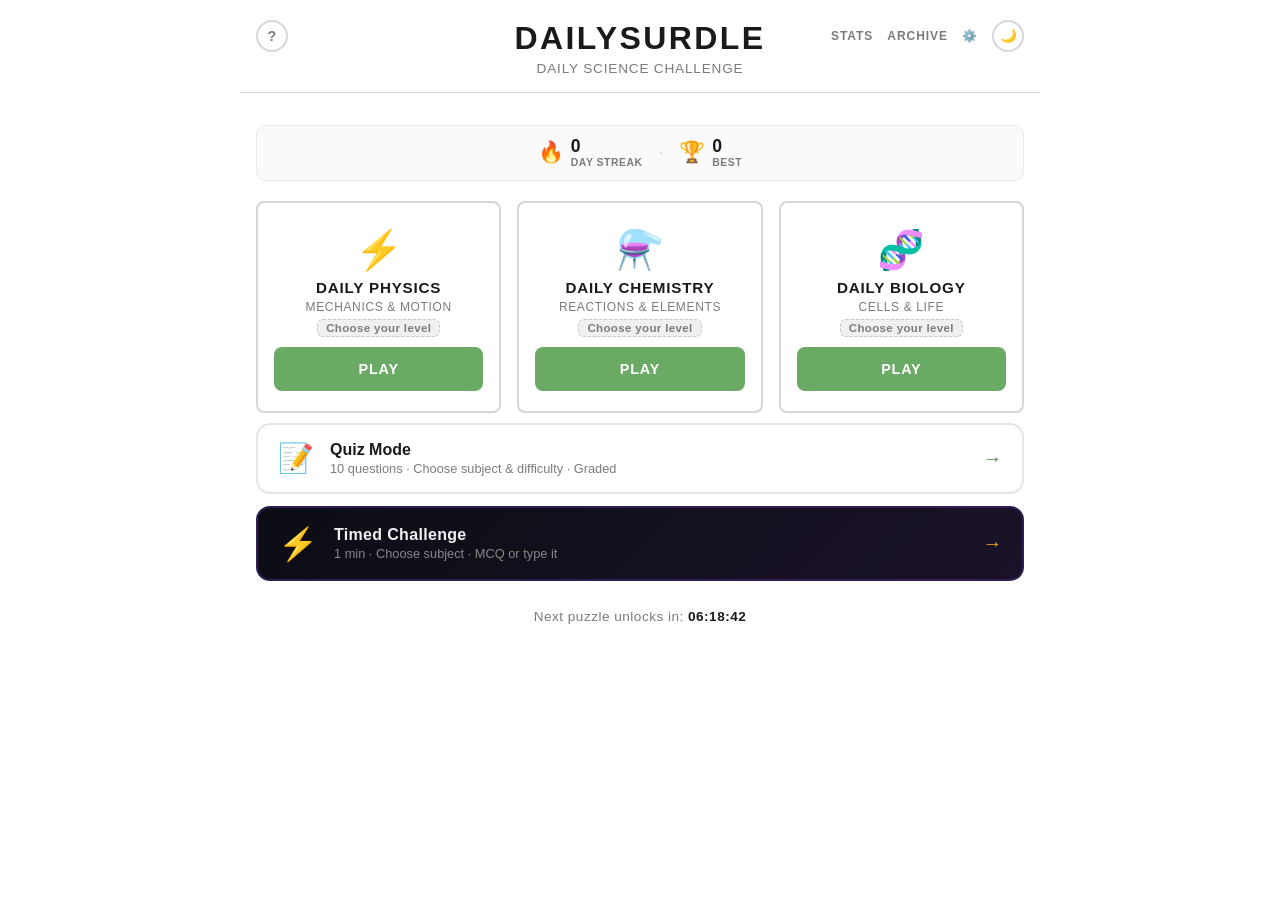
<file: index.html>
<!DOCTYPE html>
<html lang="en">
<head>
  <meta charset="UTF-8">
  <meta name="viewport" content="width=device-width, initial-scale=1.0">
  <title>DailySurdle — Daily Science Challenge</title>
  <meta name="description" content="Solve daily physics, chemistry, and biology puzzles. One new question per subject every day, with hints and difficulty ratings.">

  <!-- Open Graph -->
  <meta property="og:type" content="website">
  <meta property="og:url" content="https://dailysurdle.netlify.app/">
  <meta property="og:title" content="DailySurdle — Daily Science Challenge">
  <meta property="og:description" content="Solve daily physics, chemistry, and biology puzzles. One new question per subject every day, with hints and difficulty ratings.">
  <meta property="og:image" content="https://dailysurdle.netlify.app/og-image.svg">

  <!-- Twitter Card -->
  <meta name="twitter:card" content="summary_large_image">
  <meta name="twitter:title" content="DailySurdle — Daily Science Challenge">
  <meta name="twitter:description" content="Solve daily physics, chemistry, and biology puzzles. One new question per subject every day, with hints and difficulty ratings.">
  <meta name="twitter:image" content="https://dailysurdle.netlify.app/og-image.svg">

  <link rel="icon" href="favicon.svg" type="image/svg+xml">
  <!-- Anti-FOUC: apply saved prefs before first paint -->
  <script>!function(){try{var p=JSON.parse(localStorage.getItem('surdle_prefs')||'{}');var h=document.documentElement;if(p.theme==='dark')h.setAttribute('data-theme','dark');if(p.colorTheme&&p.colorTheme!=='default')h.setAttribute('data-color',p.colorTheme);if(p.fontSize&&p.fontSize!=='medium')h.setAttribute('data-font',p.fontSize)}catch(e){}}()</script>
  <link rel="stylesheet" href="style.css?v=10">
  <script defer src="https://cdn.vercel-insights.com/v1/script.js"></script>
</head>
<body class="home-page">
  <header>
    <button class="how-to-play-btn" id="htp-btn" aria-label="How to play">?</button>
    <nav class="header-nav">
      <a href="stats.html" class="header-nav-link">Stats</a>
      <a href="archive.html" class="header-nav-link">Archive</a>
      <a href="settings.html" class="header-nav-link" aria-label="Settings">⚙️</a>
      <button class="theme-toggle" id="theme-toggle" aria-label="Toggle dark mode">🌙</button>
    </nav>
    <h1>DailySurdle</h1>
    <p class="subtitle">Daily Science Challenge</p>
  </header>

  <main>

    <!-- Streak banner — shown by JS when stats are loaded -->
    <div id="streak-banner" class="streak-banner" hidden>
      <div class="streak-banner-inner">
        <span class="streak-item">
          <span class="streak-flame" id="streak-flame">🔥</span>
          <span class="streak-text">
            <strong id="streak-count">0</strong>
            <span class="streak-label">day streak</span>
          </span>
        </span>
        <span class="streak-divider">·</span>
        <span class="streak-item streak-item--best">
          <span class="streak-trophy">🏆</span>
          <span class="streak-text">
            <strong id="streak-best-count">0</strong>
            <span class="streak-label">best</span>
          </span>
        </span>
      </div>
    </div>

    <div class="games-grid">
      <div class="game-tile" data-subject="physics">
        <div class="game-tile-icon">⚡</div>
        <div class="game-tile-info">
          <h2>Daily Physics</h2>
          <p class="game-desc">Mechanics &amp; Motion</p>
        </div>
        <a href="physics.html" class="play-btn">Play</a>
      </div>

      <div class="game-tile" data-subject="chemistry">
        <div class="game-tile-icon">⚗️</div>
        <div class="game-tile-info">
          <h2>Daily Chemistry</h2>
          <p class="game-desc">Reactions &amp; Elements</p>
        </div>
        <a href="chemistry.html" class="play-btn">Play</a>
      </div>

      <div class="game-tile" data-subject="biology">
        <div class="game-tile-icon">🧬</div>
        <div class="game-tile-info">
          <h2>Daily Biology</h2>
          <p class="game-desc">Cells &amp; Life</p>
        </div>
        <a href="biology.html" class="play-btn">Play</a>
      </div>
    </div>

    <a href="quiz.html" class="quiz-tile">
      <div class="quiz-tile-icon">📝</div>
      <div class="quiz-tile-info">
        <div class="quiz-tile-title">Quiz Mode</div>
        <div class="quiz-tile-sub">10 questions · Choose subject &amp; difficulty · Graded</div>
      </div>
      <span class="quiz-tile-arrow">→</span>
    </a>

    <a href="challenge.html" class="challenge-tile">
      <div class="challenge-tile-icon">⚡</div>
      <div class="challenge-tile-info">
        <div class="challenge-tile-title">Timed Challenge</div>
        <div class="challenge-tile-sub">1 min · Choose subject · MCQ or type it</div>
      </div>
      <span class="challenge-tile-arrow">→</span>
    </a>

    <p class="countdown-label">Next puzzle unlocks in: <span id="countdown">--:--:--</span></p>
  </main>

  <div id="htp-modal" class="modal-backdrop" role="dialog" aria-modal="true" aria-label="How to play">
    <div class="modal">
      <div class="modal-header">
        <span class="modal-date-label">How to Play</span>
        <button id="htp-close" class="modal-close" aria-label="Close">✕</button>
      </div>
      <div class="htp-section">
        <h3>Daily Puzzles</h3>
        <p>A new physics, chemistry, and biology question unlocks each day at midnight. Solve all three for a full set.</p>
      </div>
      <div class="htp-section">
        <h3>Difficulty</h3>
        <p>You choose your difficulty before each puzzle: <span class="difficulty-badge difficulty-badge--beginner">beginner</span>, <span class="difficulty-badge difficulty-badge--easy">easy</span>, <span class="difficulty-badge difficulty-badge--medium">medium</span>, or <span class="difficulty-badge difficulty-badge--hard">hard</span>. One choice per subject per day.</p>
      </div>
      <div class="htp-section">
        <h3>Hints</h3>
        <p>Stuck? Use up to 3 progressive hints. Each one narrows in on the answer without giving it away.</p>
      </div>
      <div class="htp-section">
        <h3>Archive</h3>
        <p>Browse and replay the past 30 days of puzzles. Your solved status is saved in your browser.</p>
      </div>
      <div class="htp-section">
        <h3>Example</h3>
        <div class="htp-example">
          <p>What is the chemical formula for water?</p>
          <div class="htp-option">A)  CO₂</div>
          <div class="htp-option htp-option--correct">B)  H₂O ✓</div>
          <div class="htp-option">C)  NaCl</div>
          <div class="htp-option">D)  O₂</div>
        </div>
      </div>
    </div>
  </div>

  <div id="diff-selector" class="diff-selector-backdrop" role="dialog" aria-modal="true" aria-label="Choose difficulty">
    <div class="diff-selector-panel">
      <div class="diff-selector-header">
        <h2 class="diff-selector-title">Choose Your Level</h2>
        <button class="diff-selector-close" id="diff-selector-close" aria-label="Close">✕</button>
      </div>
      <p class="diff-selector-sub">Pick once — you can't change after you start</p>
      <div class="diff-selector-buttons">
        <button class="diff-btn diff-btn--beginner" data-diff="beginner">
          <span class="diff-btn-name">Beginner</span>
          <span class="diff-btn-stars">⭐☆☆☆</span>
          <span class="diff-btn-desc">High school entry level</span>
        </button>
        <button class="diff-btn diff-btn--easy" data-diff="easy">
          <span class="diff-btn-name">Easy</span>
          <span class="diff-btn-stars">⭐⭐☆☆</span>
          <span class="diff-btn-desc">High school standard</span>
        </button>
        <button class="diff-btn diff-btn--medium" data-diff="medium">
          <span class="diff-btn-name">Medium</span>
          <span class="diff-btn-stars">⭐⭐⭐☆</span>
          <span class="diff-btn-desc">High school advanced / University intro</span>
        </button>
        <button class="diff-btn diff-btn--hard" data-diff="hard">
          <span class="diff-btn-name">Hard</span>
          <span class="diff-btn-stars">⭐⭐⭐⭐</span>
          <span class="diff-btn-desc">University advanced / Expert level</span>
        </button>
      </div>
    </div>
  </div>

  <script src="physics-data.js?v=5"></script>
  <script src="chemistry-data.js?v=6"></script>
  <script src="biology-data.js?v=5"></script>
  <script src="script.js?v=8"></script>
  <script src="preferences.js?v=1"></script>
</body>
</html>
</file>
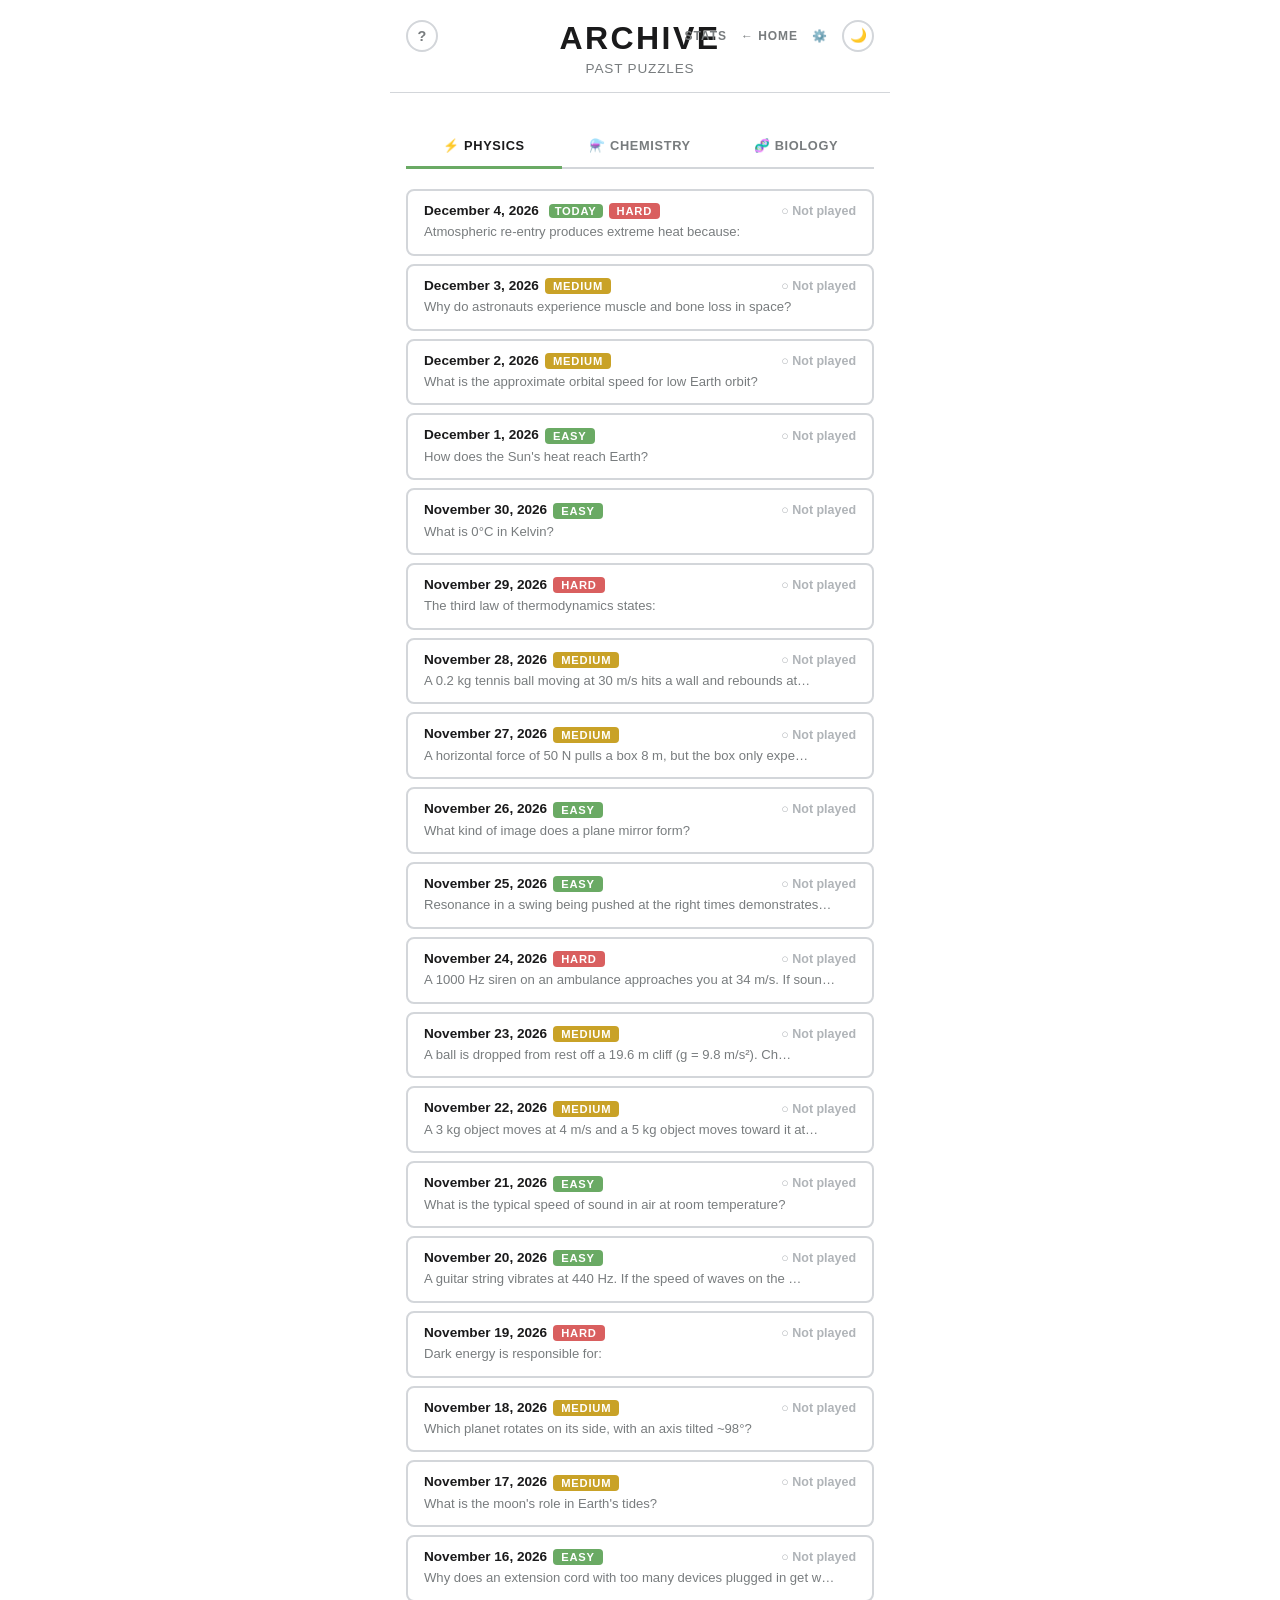
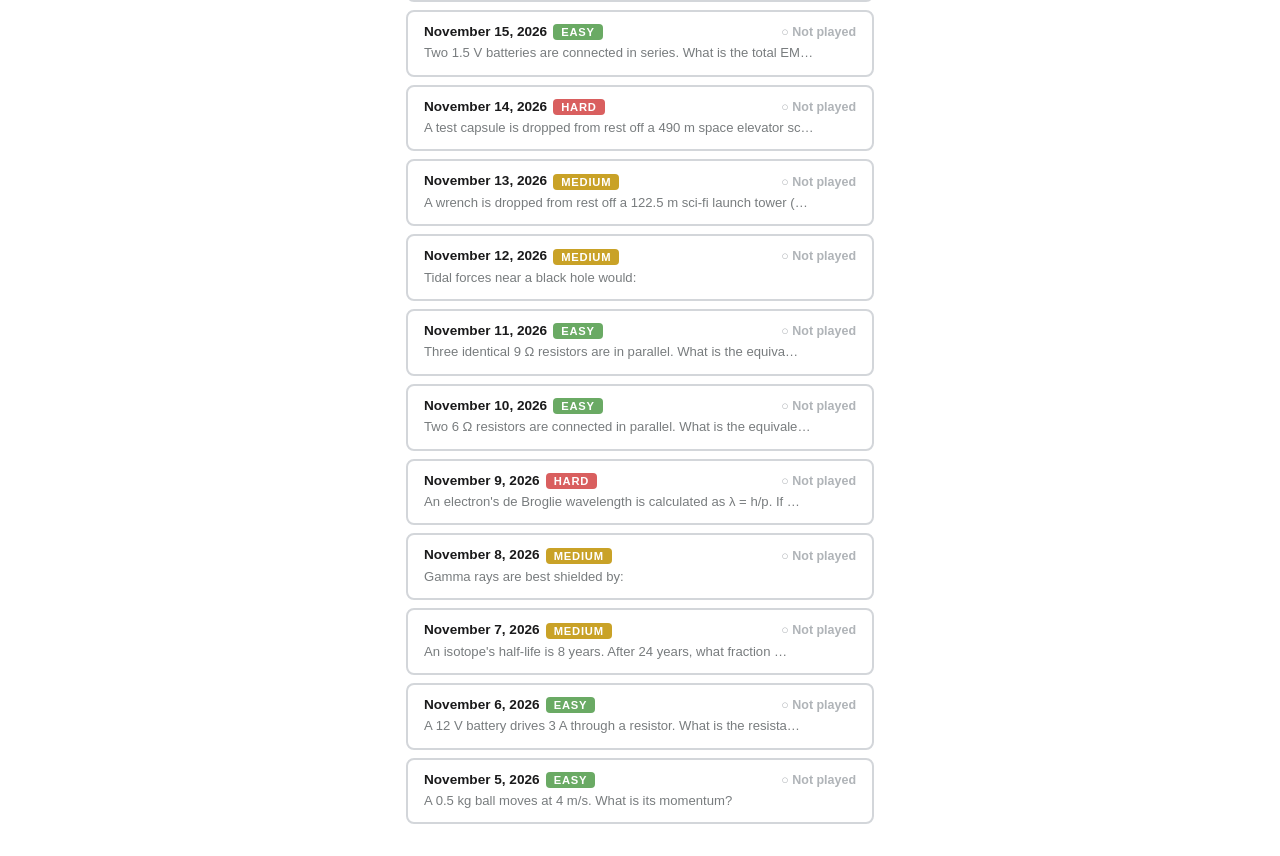
<file: archive.html>
<!DOCTYPE html>
<html lang="en">
<head>
  <meta charset="UTF-8">
  <meta name="viewport" content="width=device-width, initial-scale=1.0">
  <title>Archive — DailySurdle</title>
  <meta name="description" content="Browse and replay the past 30 days of DailySurdle puzzles across physics, chemistry, and biology.">

  <!-- Open Graph -->
  <meta property="og:type" content="website">
  <meta property="og:url" content="https://dailysurdle.netlify.app/archive.html">
  <meta property="og:title" content="Archive — DailySurdle">
  <meta property="og:description" content="Browse and replay the past 30 days of DailySurdle puzzles across physics, chemistry, and biology.">
  <meta property="og:image" content="https://dailysurdle.netlify.app/og-image.svg">

  <!-- Twitter Card -->
  <meta name="twitter:card" content="summary_large_image">
  <meta name="twitter:title" content="Archive — DailySurdle">
  <meta name="twitter:description" content="Browse and replay the past 30 days of DailySurdle puzzles across physics, chemistry, and biology.">
  <meta name="twitter:image" content="https://dailysurdle.netlify.app/og-image.svg">

  <link rel="icon" href="favicon.svg" type="image/svg+xml">
  <!-- Anti-FOUC: apply saved prefs before first paint -->
  <script>!function(){try{var p=JSON.parse(localStorage.getItem('surdle_prefs')||'{}');var h=document.documentElement;if(p.theme==='dark')h.setAttribute('data-theme','dark');if(p.colorTheme&&p.colorTheme!=='default')h.setAttribute('data-color',p.colorTheme);if(p.fontSize&&p.fontSize!=='medium')h.setAttribute('data-font',p.fontSize)}catch(e){}}()</script>
  <link rel="stylesheet" href="style.css?v=10">
  <script defer src="https://cdn.vercel-insights.com/v1/script.js"></script>
</head>
<body>
  <header>
    <button class="how-to-play-btn" id="htp-btn" aria-label="How to play">?</button>
    <nav class="header-nav"><a href="stats.html" class="header-nav-link">Stats</a><a href="index.html" class="header-nav-link">← Home</a><a href="settings.html" class="header-nav-link" aria-label="Settings">⚙️</a><button class="theme-toggle" id="theme-toggle" aria-label="Toggle dark mode">🌙</button></nav>
    <h1>Archive</h1>
    <p class="subtitle">Past Puzzles</p>
  </header>

  <main>
    <div class="tabs">
      <button class="tab active" data-subject="physics">⚡ Physics</button>
      <button class="tab" data-subject="chemistry">⚗️ Chemistry</button>
      <button class="tab" data-subject="biology">🧬 Biology</button>
    </div>

    <ul id="archive-list" class="archive-list"></ul>
  </main>

  <!-- Replay modal -->
  <div id="puzzle-modal" class="modal-backdrop">
    <div class="modal" role="dialog" aria-modal="true">
      <div class="modal-header">
        <span id="modal-date" class="modal-date-label"></span>
        <button id="modal-close" class="modal-close" aria-label="Close">✕</button>
      </div>
      <p id="question"></p>
      <div id="diagram-area" hidden></div>
      <div id="simulation-area" hidden></div>
      <div id="options"></div>
      <button id="hint-btn" class="hint-btn">Show Hint (1/3)</button>
      <div id="hint-box" class="hint-box" hidden></div>
      <div id="diagram-labels" hidden></div>
      <button id="submit-btn">Submit Answer</button>
      <div id="result" hidden></div>
    </div>
  </div>

  <div id="htp-modal" class="modal-backdrop" role="dialog" aria-modal="true" aria-label="How to play">
    <div class="modal">
      <div class="modal-header">
        <span class="modal-date-label">How to Play</span>
        <button id="htp-close" class="modal-close" aria-label="Close">✕</button>
      </div>
      <div class="htp-section">
        <h3>Daily Puzzles</h3>
        <p>A new physics, chemistry, and biology question unlocks each day at midnight. Solve all three for a full set.</p>
      </div>
      <div class="htp-section">
        <h3>Difficulty</h3>
        <p>Each puzzle is tagged <span class="difficulty-badge difficulty-badge--easy">easy</span>, <span class="difficulty-badge difficulty-badge--medium">medium</span>, or <span class="difficulty-badge difficulty-badge--hard">hard</span> — determined by the date, so it rotates automatically.</p>
      </div>
      <div class="htp-section">
        <h3>Hints</h3>
        <p>Stuck? Use up to 3 progressive hints. Each one narrows in on the answer without giving it away.</p>
      </div>
      <div class="htp-section">
        <h3>Archive</h3>
        <p>Browse and replay the past 30 days of puzzles. Your solved status is saved in your browser.</p>
      </div>
      <div class="htp-section">
        <h3>Example</h3>
        <div class="htp-example">
          <p>What is the chemical formula for water?</p>
          <div class="htp-option">A)  CO₂</div>
          <div class="htp-option htp-option--correct">B)  H₂O ✓</div>
          <div class="htp-option">C)  NaCl</div>
          <div class="htp-option">D)  O₂</div>
        </div>
      </div>
    </div>
  </div>

  <script src="physics-data.js?v=5"></script>
  <script src="chemistry-data.js?v=6"></script>
  <script src="biology-data.js?v=5"></script>
  <script src="archive.js?v=4"></script>
  <script src="preferences.js?v=1"></script>
</body>
</html>
</file>
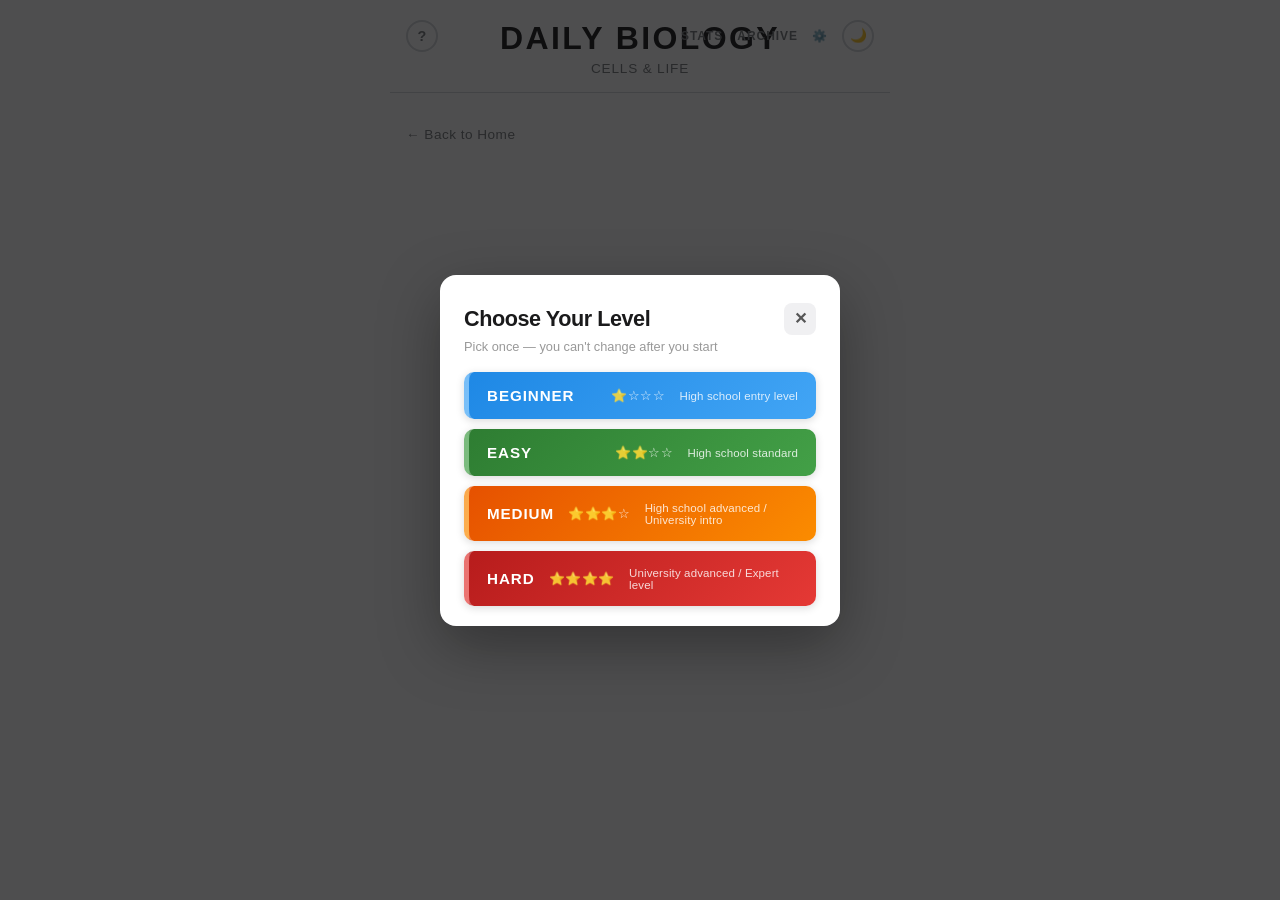
<file: biology.html>
<!DOCTYPE html>
<html lang="en">
<head>
  <meta charset="UTF-8">
  <meta name="viewport" content="width=device-width, initial-scale=1.0">
  <title>Daily Biology — DailySurdle</title>
  <meta name="description" content="Today's daily biology puzzle on DailySurdle. Test your knowledge of cells, genetics, ecosystems, and life sciences.">

  <!-- Open Graph -->
  <meta property="og:type" content="website">
  <meta property="og:url" content="https://dailysurdle.netlify.app/biology.html">
  <meta property="og:title" content="Daily Biology — DailySurdle">
  <meta property="og:description" content="Today's daily biology puzzle. Test your knowledge of cells, genetics, ecosystems, and life sciences.">
  <meta property="og:image" content="https://dailysurdle.netlify.app/og-image.svg">

  <!-- Twitter Card -->
  <meta name="twitter:card" content="summary_large_image">
  <meta name="twitter:title" content="Daily Biology — DailySurdle">
  <meta name="twitter:description" content="Today's daily biology puzzle. Test your knowledge of cells, genetics, ecosystems, and life sciences.">
  <meta name="twitter:image" content="https://dailysurdle.netlify.app/og-image.svg">

  <link rel="icon" href="favicon.svg" type="image/svg+xml">
  <!-- Anti-FOUC: apply saved prefs before first paint -->
  <script>!function(){try{var p=JSON.parse(localStorage.getItem('surdle_prefs')||'{}');var h=document.documentElement;if(p.theme==='dark')h.setAttribute('data-theme','dark');if(p.colorTheme&&p.colorTheme!=='default')h.setAttribute('data-color',p.colorTheme);if(p.fontSize&&p.fontSize!=='medium')h.setAttribute('data-font',p.fontSize)}catch(e){}}()</script>
  <link rel="stylesheet" href="style.css?v=10">
  <script defer src="https://cdn.vercel-insights.com/v1/script.js"></script>
</head>
<body>
  <header>
    <button class="how-to-play-btn" id="htp-btn" aria-label="How to play">?</button>
    <nav class="header-nav"><a href="stats.html" class="header-nav-link">Stats</a><a href="archive.html" class="header-nav-link">Archive</a><a href="settings.html" class="header-nav-link" aria-label="Settings">⚙️</a><button class="theme-toggle" id="theme-toggle" aria-label="Toggle dark mode">🌙</button></nav>
    <h1>Daily Biology</h1>
    <p class="subtitle">Cells &amp; Life</p>
  </header>

  <main>
    <a href="index.html" class="back-link">← Back to Home</a>

    <!-- Live timer badge -->
    <div id="solve-timer-wrap" class="timer-wrap" hidden>
      <span class="timer-icon">⏱</span>
      <span id="solve-timer">00:00</span>
    </div>

    <div class="game-container">
      <div id="game-loading" class="spinner"></div>
      <p id="question" hidden></p>
      <div id="diagram-area" hidden></div>
      <div id="simulation-area" hidden></div>
      <div id="options"></div>
      <button id="hint-btn" class="hint-btn" hidden>Show Hint (1/3)</button>
      <div id="hint-box" class="hint-box" hidden></div>
      <div id="diagram-labels" hidden></div>
      <button id="submit-btn" hidden>Submit Answer</button>
      <div id="result" hidden></div>

      <!-- Daily leaderboard (shown after solving) -->
      <div id="daily-leaderboard" class="daily-lb" hidden>
        <div id="lb-name-entry" class="lb-name-entry">
          <div class="lb-your-time-row">
            <span class="lb-your-time-label">You solved it in</span>
            <span id="lb-your-time" class="lb-your-time-val">0:00</span>  
          </div>
          <div class="lb-name-form">
            <input type="text" id="lb-name-input" class="lb-name-input" placeholder="Your name (optional)" maxlength="20" autocomplete="off">
            <button id="lb-name-submit" class="lb-name-submit-btn">Add to Board</button>
          </div>
          <button id="lb-name-skip" class="lb-skip-btn">Skip</button>
        </div>
        <div id="lb-rank-badge" class="lb-rank-badge" hidden></div>
        <div class="lb-table-header">
          <span class="lb-title">Today's Leaderboard</span>
          <span class="lb-note">This device only</span>
        </div>
        <table class="lb-table">
          <thead><tr><th>Rank</th><th>Name</th><th>Time</th><th>Level</th></tr></thead>
          <tbody id="lb-tbody"></tbody>
        </table>
      </div>
    </div>
  </main>

  <div id="htp-modal" class="modal-backdrop" role="dialog" aria-modal="true" aria-label="How to play">
    <div class="modal">
      <div class="modal-header">
        <span class="modal-date-label">How to Play</span>
        <button id="htp-close" class="modal-close" aria-label="Close">✕</button>
      </div>
      <div class="htp-section">
        <h3>Daily Puzzles</h3>
        <p>A new physics, chemistry, and biology question unlocks each day at midnight. Solve all three for a full set.</p>
      </div>
      <div class="htp-section">
        <h3>Difficulty</h3>
        <p>You choose your difficulty before each puzzle: <span class="difficulty-badge difficulty-badge--beginner">beginner</span>, <span class="difficulty-badge difficulty-badge--easy">easy</span>, <span class="difficulty-badge difficulty-badge--medium">medium</span>, or <span class="difficulty-badge difficulty-badge--hard">hard</span>. One choice per subject per day.</p>
      </div>
      <div class="htp-section">
        <h3>Hints</h3>
        <p>Stuck? Use up to 3 progressive hints. Each one narrows in on the answer without giving it away.</p>
      </div>
      <div class="htp-section">
        <h3>Archive</h3>
        <p>Browse and replay the past 30 days of puzzles. Your solved status is saved in your browser.</p>
      </div>
      <div class="htp-section">
        <h3>Example</h3>
        <div class="htp-example">
          <p>What is the chemical formula for water?</p>
          <div class="htp-option">A)  CO₂</div>
          <div class="htp-option htp-option--correct">B)  H₂O ✓</div>
          <div class="htp-option">C)  NaCl</div>
          <div class="htp-option">D)  O₂</div>
        </div>
      </div>
    </div>
  </div>

  <div id="diff-selector" class="diff-selector-backdrop" role="dialog" aria-modal="true" aria-label="Choose difficulty">
    <div class="diff-selector-panel">
      <div class="diff-selector-header">
        <h2 class="diff-selector-title">Choose Your Level</h2>
        <a href="index.html" class="diff-selector-close" aria-label="Back to home">✕</a>
      </div>
      <p class="diff-selector-sub">Pick once — you can't change after you start</p>
      <div class="diff-selector-buttons">
        <button class="diff-btn diff-btn--beginner" data-diff="beginner">
          <span class="diff-btn-name">Beginner</span>
          <span class="diff-btn-stars">⭐☆☆☆</span>
          <span class="diff-btn-desc">High school entry level</span>
        </button>
        <button class="diff-btn diff-btn--easy" data-diff="easy">
          <span class="diff-btn-name">Easy</span>
          <span class="diff-btn-stars">⭐⭐☆☆</span>
          <span class="diff-btn-desc">High school standard</span>
        </button>
        <button class="diff-btn diff-btn--medium" data-diff="medium">
          <span class="diff-btn-name">Medium</span>
          <span class="diff-btn-stars">⭐⭐⭐☆</span>
          <span class="diff-btn-desc">High school advanced / University intro</span>
        </button>
        <button class="diff-btn diff-btn--hard" data-diff="hard">
          <span class="diff-btn-name">Hard</span>
          <span class="diff-btn-stars">⭐⭐⭐⭐</span>
          <span class="diff-btn-desc">University advanced / Expert level</span>
        </button>
      </div>
    </div>
  </div>

  <script src="biology-data.js?v=5"></script>
  <script src="script.js?v=8"></script>
  <script src="preferences.js?v=1"></script>
</body>
</html>
</file>
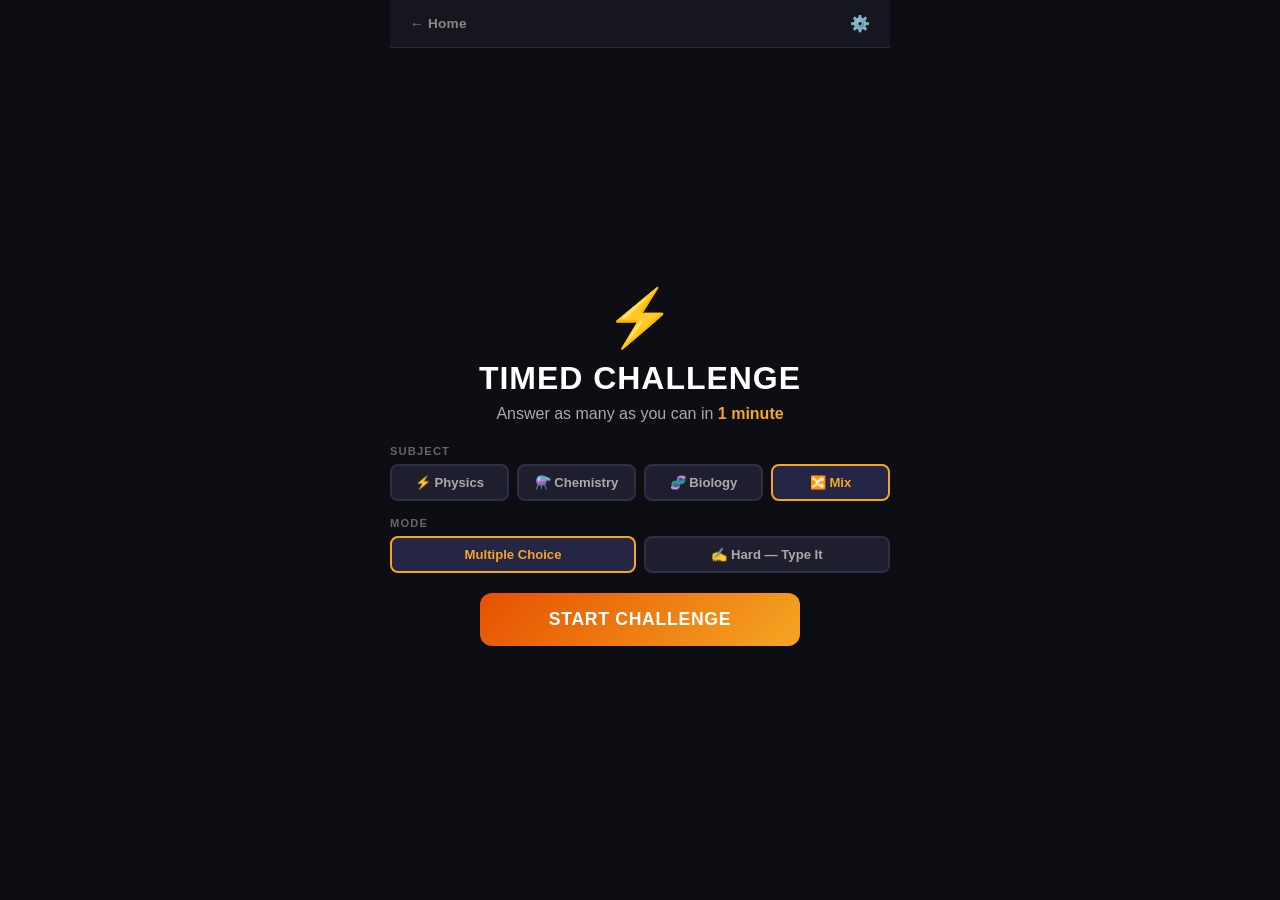
<file: challenge.html>
<!DOCTYPE html>
<html lang="en">
<head>
  <meta charset="UTF-8">
  <meta name="viewport" content="width=device-width, initial-scale=1.0">
  <title>Timed Challenge — DailySurdle</title>
  <meta name="description" content="Race the clock: answer as many science questions as you can in 1 minute.">

  <meta property="og:type" content="website">
  <meta property="og:url" content="https://dailysurdle.netlify.app/challenge.html">
  <meta property="og:title" content="Timed Challenge — DailySurdle">
  <meta property="og:description" content="Race the clock: answer as many science questions as you can in 1 minute.">
  <meta property="og:image" content="https://dailysurdle.netlify.app/og-image.svg">

  <link rel="icon" href="favicon.svg" type="image/svg+xml">
  <!-- Anti-FOUC: apply saved prefs before first paint -->
  <script>!function(){try{var p=JSON.parse(localStorage.getItem('surdle_prefs')||'{}');var h=document.documentElement;if(p.theme==='dark')h.setAttribute('data-theme','dark');if(p.colorTheme&&p.colorTheme!=='default')h.setAttribute('data-color',p.colorTheme);if(p.fontSize&&p.fontSize!=='medium')h.setAttribute('data-font',p.fontSize)}catch(e){}}()</script>
  <link rel="stylesheet" href="style.css?v=10">
  <script defer src="https://cdn.vercel-insights.com/v1/script.js"></script>
</head>
<body class="challenge-page">

  <header class="challenge-header-bar">
    <a href="index.html" class="challenge-back-link">← Home</a>
    <div class="challenge-live-stats" id="challenge-live-stats" hidden>
      <span class="challenge-timer" id="challenge-timer">1:00 ⏱️</span>
      <span class="challenge-score" id="challenge-score">Score: 0 ✓</span>
    </div>
    <a href="settings.html" class="challenge-back-link" style="font-size:1rem;margin-left:auto" aria-label="Settings">⚙️</a>
  </header>

  <!-- ===== START SCREEN ===== -->
  <div id="challenge-start" class="challenge-screen challenge-start">
    <div class="challenge-start-icon">⚡</div>
    <h1 class="challenge-start-title">Timed Challenge</h1>
    <p class="challenge-start-sub">Answer as many as you can in <strong>1 minute</strong></p>

    <!-- Subject picker -->
    <div class="challenge-picker-group">
      <div class="challenge-picker-label">Subject</div>
      <div class="challenge-picker-row" id="subject-picker">
        <button class="challenge-pick-btn" data-subject="physics">⚡ Physics</button>
        <button class="challenge-pick-btn" data-subject="chemistry">⚗️ Chemistry</button>
        <button class="challenge-pick-btn" data-subject="biology">🧬 Biology</button>
        <button class="challenge-pick-btn challenge-pick-btn--active" data-subject="mix">🔀 Mix</button>
      </div>
    </div>

    <!-- Mode picker -->
    <div class="challenge-picker-group">
      <div class="challenge-picker-label">Mode</div>
      <div class="challenge-picker-row" id="mode-picker">
        <button class="challenge-pick-btn challenge-pick-btn--active" data-mode="normal">Multiple Choice</button>
        <button class="challenge-pick-btn challenge-pick-btn--hard" data-mode="hard">✍️ Hard — Type It</button>
      </div>
    </div>

    <div class="challenge-best-preview" id="challenge-best-preview" hidden>
      <span class="challenge-best-preview-label">Personal Best</span>
      <span class="challenge-best-preview-num" id="challenge-best-preview-num">0</span>
    </div>

    <button class="challenge-start-btn" id="challenge-start-btn">Start Challenge</button>
  </div>

  <!-- ===== GAME SCREEN ===== -->
  <div id="challenge-game" class="challenge-screen" hidden>
    <div class="challenge-question-wrap" id="challenge-question-wrap">
      <div class="challenge-subject-badge" id="challenge-subject-badge"></div>
      <p class="challenge-question-text" id="challenge-question"></p>
      <div class="challenge-options" id="challenge-options"></div>
    </div>
  </div>

  <!-- ===== RESULTS SCREEN ===== -->
  <div id="challenge-results" class="challenge-screen challenge-results" hidden>
    <div class="challenge-results-icon" id="challenge-results-icon">⏱️</div>
    <h2 class="challenge-results-title">Time's Up!</h2>
    <p class="challenge-results-final" id="res-final">You scored 0/0</p>
    <p class="challenge-results-accuracy" id="res-accuracy">0% correct</p>

    <div class="challenge-results-best" id="res-best-wrap">
      <span id="res-best">Personal best: 0</span>
    </div>

    <div class="challenge-results-breakdown" id="res-breakdown"></div>

    <button class="challenge-start-btn challenge-play-again-btn" id="challenge-play-again-btn">Play Again</button>
    <a href="index.html" class="challenge-home-link">← Back to Home</a>
  </div>

  <script src="physics-data.js?v=5"></script>
  <script src="chemistry-data.js?v=6"></script>
  <script src="biology-data.js?v=5"></script>
  <script src="challenge.js?v=2"></script>
  <script src="preferences.js?v=1"></script>
</body>
</html>
</file>
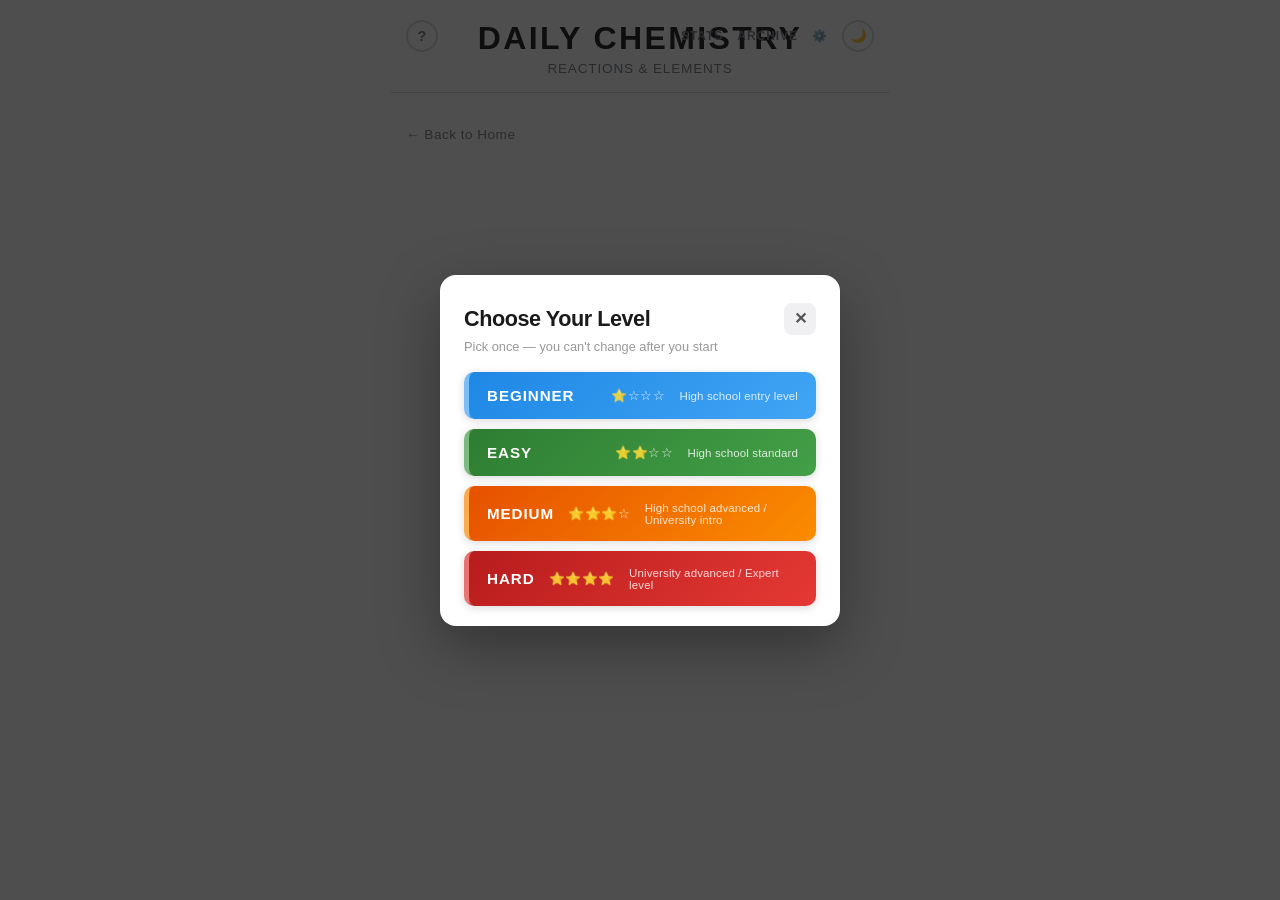
<file: chemistry.html>
<!DOCTYPE html>
<html lang="en">
<head>
  <meta charset="UTF-8">
  <meta name="viewport" content="width=device-width, initial-scale=1.0">
  <title>Daily Chemistry — DailySurdle</title>
  <meta name="description" content="Today's daily chemistry puzzle on DailySurdle. Test your knowledge of reactions, elements, and chemical principles.">

  <!-- Open Graph -->
  <meta property="og:type" content="website">
  <meta property="og:url" content="https://dailysurdle.netlify.app/chemistry.html">
  <meta property="og:title" content="Daily Chemistry — DailySurdle">
  <meta property="og:description" content="Today's daily chemistry puzzle. Test your knowledge of reactions, elements, and chemical principles.">
  <meta property="og:image" content="https://dailysurdle.netlify.app/og-image.svg">

  <!-- Twitter Card -->
  <meta name="twitter:card" content="summary_large_image">
  <meta name="twitter:title" content="Daily Chemistry — DailySurdle">
  <meta name="twitter:description" content="Today's daily chemistry puzzle. Test your knowledge of reactions, elements, and chemical principles.">
  <meta name="twitter:image" content="https://dailysurdle.netlify.app/og-image.svg">

  <link rel="icon" href="favicon.svg" type="image/svg+xml">
  <!-- Anti-FOUC: apply saved prefs before first paint -->
  <script>!function(){try{var p=JSON.parse(localStorage.getItem('surdle_prefs')||'{}');var h=document.documentElement;if(p.theme==='dark')h.setAttribute('data-theme','dark');if(p.colorTheme&&p.colorTheme!=='default')h.setAttribute('data-color',p.colorTheme);if(p.fontSize&&p.fontSize!=='medium')h.setAttribute('data-font',p.fontSize)}catch(e){}}()</script>
  <link rel="stylesheet" href="style.css?v=10">
  <script defer src="https://cdn.vercel-insights.com/v1/script.js"></script>
</head>
<body>
  <header>
    <button class="how-to-play-btn" id="htp-btn" aria-label="How to play">?</button>
    <nav class="header-nav"><a href="stats.html" class="header-nav-link">Stats</a><a href="archive.html" class="header-nav-link">Archive</a><a href="settings.html" class="header-nav-link" aria-label="Settings">⚙️</a><button class="theme-toggle" id="theme-toggle" aria-label="Toggle dark mode">🌙</button></nav>
    <h1>Daily Chemistry</h1>
    <p class="subtitle">Reactions &amp; Elements</p>
  </header>

  <main>
    <a href="index.html" class="back-link">← Back to Home</a>

    <!-- Live timer badge -->
    <div id="solve-timer-wrap" class="timer-wrap" hidden>
      <span class="timer-icon">⏱</span>
      <span id="solve-timer">00:00</span>
    </div>

    <div class="game-container">
      <div id="game-loading" class="spinner"></div>
      <p id="question" hidden></p>
      <div id="diagram-area" hidden></div>
      <div id="simulation-area" hidden></div>
      <div id="options"></div>
      <button id="hint-btn" class="hint-btn" hidden>Show Hint (1/3)</button>
      <div id="hint-box" class="hint-box" hidden></div>
      <div id="diagram-labels" hidden></div>
      <button id="submit-btn" hidden>Submit Answer</button>
      <div id="result" hidden></div>

      <!-- Daily leaderboard (shown after solving) -->
      <div id="daily-leaderboard" class="daily-lb" hidden>
        <div id="lb-name-entry" class="lb-name-entry">
          <div class="lb-your-time-row">
            <span class="lb-your-time-label">You solved it in</span>
            <span id="lb-your-time" class="lb-your-time-val">0:00</span>  
          </div>
          <div class="lb-name-form">
            <input type="text" id="lb-name-input" class="lb-name-input" placeholder="Your name (optional)" maxlength="20" autocomplete="off">
            <button id="lb-name-submit" class="lb-name-submit-btn">Add to Board</button>
          </div>
          <button id="lb-name-skip" class="lb-skip-btn">Skip</button>
        </div>
        <div id="lb-rank-badge" class="lb-rank-badge" hidden></div>
        <div class="lb-table-header">
          <span class="lb-title">Today's Leaderboard</span>
          <span class="lb-note">This device only</span>
        </div>
        <table class="lb-table">
          <thead><tr><th>Rank</th><th>Name</th><th>Time</th><th>Level</th></tr></thead>
          <tbody id="lb-tbody"></tbody>
        </table>
      </div>
    </div>
  </main>

  <div id="htp-modal" class="modal-backdrop" role="dialog" aria-modal="true" aria-label="How to play">
    <div class="modal">
      <div class="modal-header">
        <span class="modal-date-label">How to Play</span>
        <button id="htp-close" class="modal-close" aria-label="Close">✕</button>
      </div>
      <div class="htp-section">
        <h3>Daily Puzzles</h3>
        <p>A new physics, chemistry, and biology question unlocks each day at midnight. Solve all three for a full set.</p>
      </div>
      <div class="htp-section">
        <h3>Difficulty</h3>
        <p>You choose your difficulty before each puzzle: <span class="difficulty-badge difficulty-badge--beginner">beginner</span>, <span class="difficulty-badge difficulty-badge--easy">easy</span>, <span class="difficulty-badge difficulty-badge--medium">medium</span>, or <span class="difficulty-badge difficulty-badge--hard">hard</span>. One choice per subject per day.</p>
      </div>
      <div class="htp-section">
        <h3>Hints</h3>
        <p>Stuck? Use up to 3 progressive hints. Each one narrows in on the answer without giving it away.</p>
      </div>
      <div class="htp-section">
        <h3>Archive</h3>
        <p>Browse and replay the past 30 days of puzzles. Your solved status is saved in your browser.</p>
      </div>
      <div class="htp-section">
        <h3>Example</h3>
        <div class="htp-example">
          <p>What is the chemical formula for water?</p>
          <div class="htp-option">A)  CO₂</div>
          <div class="htp-option htp-option--correct">B)  H₂O ✓</div>
          <div class="htp-option">C)  NaCl</div>
          <div class="htp-option">D)  O₂</div>
        </div>
      </div>
    </div>
  </div>

  <div id="diff-selector" class="diff-selector-backdrop" role="dialog" aria-modal="true" aria-label="Choose difficulty">
    <div class="diff-selector-panel">
      <div class="diff-selector-header">
        <h2 class="diff-selector-title">Choose Your Level</h2>
        <a href="index.html" class="diff-selector-close" aria-label="Back to home">✕</a>
      </div>
      <p class="diff-selector-sub">Pick once — you can't change after you start</p>
      <div class="diff-selector-buttons">
        <button class="diff-btn diff-btn--beginner" data-diff="beginner">
          <span class="diff-btn-name">Beginner</span>
          <span class="diff-btn-stars">⭐☆☆☆</span>
          <span class="diff-btn-desc">High school entry level</span>
        </button>
        <button class="diff-btn diff-btn--easy" data-diff="easy">
          <span class="diff-btn-name">Easy</span>
          <span class="diff-btn-stars">⭐⭐☆☆</span>
          <span class="diff-btn-desc">High school standard</span>
        </button>
        <button class="diff-btn diff-btn--medium" data-diff="medium">
          <span class="diff-btn-name">Medium</span>
          <span class="diff-btn-stars">⭐⭐⭐☆</span>
          <span class="diff-btn-desc">High school advanced / University intro</span>
        </button>
        <button class="diff-btn diff-btn--hard" data-diff="hard">
          <span class="diff-btn-name">Hard</span>
          <span class="diff-btn-stars">⭐⭐⭐⭐</span>
          <span class="diff-btn-desc">University advanced / Expert level</span>
        </button>
      </div>
    </div>
  </div>

  <script src="chemistry-data.js?v=6"></script>
  <script src="script.js?v=8"></script>
  <script src="preferences.js?v=1"></script>
</body>
</html>
</file>
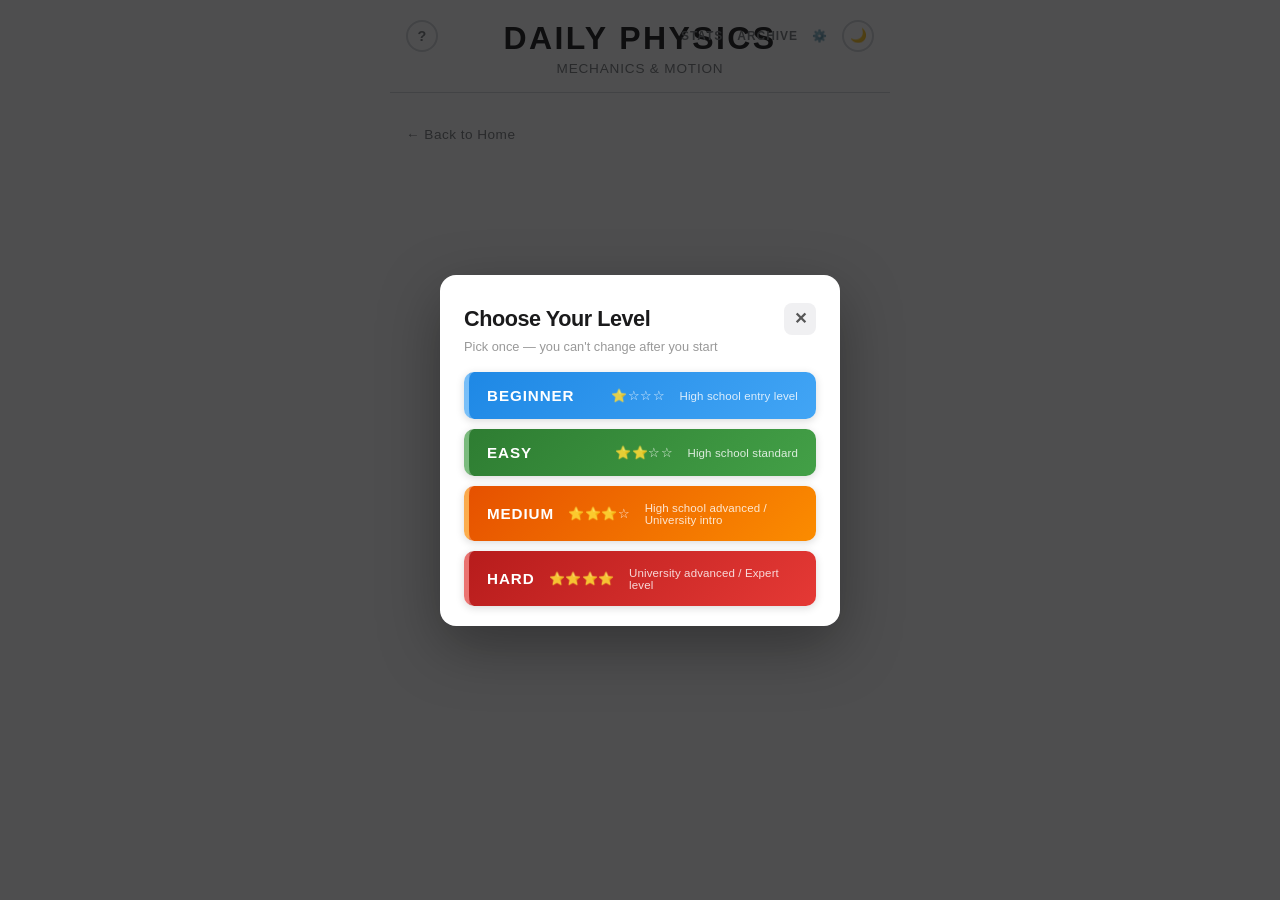
<file: physics.html>
<!DOCTYPE html>
<html lang="en">
<head>
  <meta charset="UTF-8">
  <meta name="viewport" content="width=device-width, initial-scale=1.0">
  <title>Daily Physics — DailySurdle</title>
  <meta name="description" content="Today's daily physics puzzle on DailySurdle. Test your knowledge of mechanics, motion, forces, and energy.">

  <!-- Open Graph -->
  <meta property="og:type" content="website">
  <meta property="og:url" content="https://dailysurdle.netlify.app/physics.html">
  <meta property="og:title" content="Daily Physics — DailySurdle">
  <meta property="og:description" content="Today's daily physics puzzle. Test your knowledge of mechanics, motion, forces, and energy.">
  <meta property="og:image" content="https://dailysurdle.netlify.app/og-image.svg">

  <!-- Twitter Card -->
  <meta name="twitter:card" content="summary_large_image">
  <meta name="twitter:title" content="Daily Physics — DailySurdle">
  <meta name="twitter:description" content="Today's daily physics puzzle. Test your knowledge of mechanics, motion, forces, and energy.">
  <meta name="twitter:image" content="https://dailysurdle.netlify.app/og-image.svg">

  <link rel="icon" href="favicon.svg" type="image/svg+xml">
  <!-- Anti-FOUC: apply saved prefs before first paint -->
  <script>!function(){try{var p=JSON.parse(localStorage.getItem('surdle_prefs')||'{}');var h=document.documentElement;if(p.theme==='dark')h.setAttribute('data-theme','dark');if(p.colorTheme&&p.colorTheme!=='default')h.setAttribute('data-color',p.colorTheme);if(p.fontSize&&p.fontSize!=='medium')h.setAttribute('data-font',p.fontSize)}catch(e){}}()</script>
  <link rel="stylesheet" href="style.css?v=10">
  <script defer src="https://cdn.vercel-insights.com/v1/script.js"></script>
</head>
<body>
  <header>
    <button class="how-to-play-btn" id="htp-btn" aria-label="How to play">?</button>
    <nav class="header-nav"><a href="stats.html" class="header-nav-link">Stats</a><a href="archive.html" class="header-nav-link">Archive</a><a href="settings.html" class="header-nav-link" aria-label="Settings">⚙️</a><button class="theme-toggle" id="theme-toggle" aria-label="Toggle dark mode">🌙</button></nav>
    <h1>Daily Physics</h1>
    <p class="subtitle">Mechanics &amp; Motion</p>
  </header>

  <main>
    <a href="index.html" class="back-link">← Back to Home</a>

    <!-- Live timer badge -->
    <div id="solve-timer-wrap" class="timer-wrap" hidden>
      <span class="timer-icon">⏱</span>
      <span id="solve-timer">00:00</span>
    </div>

    <div class="game-container">
      <div id="game-loading" class="spinner"></div>
      <p id="question" hidden></p>
      <div id="simulation-area" hidden></div>
      <div id="options"></div>
      <button id="hint-btn" class="hint-btn" hidden>Show Hint (1/3)</button>
      <div id="hint-box" class="hint-box" hidden></div>
      <button id="submit-btn" hidden>Submit Answer</button>
      <div id="result" hidden></div>

      <!-- Daily leaderboard (shown after solving) -->
      <div id="daily-leaderboard" class="daily-lb" hidden>
        <div id="lb-name-entry" class="lb-name-entry">
          <div class="lb-your-time-row">
            <span class="lb-your-time-label">You solved it in</span>
            <span id="lb-your-time" class="lb-your-time-val">0:00</span>  
          </div>
          <div class="lb-name-form">
            <input type="text" id="lb-name-input" class="lb-name-input" placeholder="Your name (optional)" maxlength="20" autocomplete="off">
            <button id="lb-name-submit" class="lb-name-submit-btn">Add to Board</button>
          </div>
          <button id="lb-name-skip" class="lb-skip-btn">Skip</button>
        </div>
        <div id="lb-rank-badge" class="lb-rank-badge" hidden></div>
        <div class="lb-table-header">
          <span class="lb-title">Today's Leaderboard</span>
          <span class="lb-note">This device only</span>
        </div>
        <table class="lb-table">
          <thead><tr><th>Rank</th><th>Name</th><th>Time</th><th>Level</th></tr></thead>
          <tbody id="lb-tbody"></tbody>
        </table>
      </div>
    </div>
  </main>

  <div id="htp-modal" class="modal-backdrop" role="dialog" aria-modal="true" aria-label="How to play">
    <div class="modal">
      <div class="modal-header">
        <span class="modal-date-label">How to Play</span>
        <button id="htp-close" class="modal-close" aria-label="Close">✕</button>
      </div>
      <div class="htp-section">
        <h3>Daily Puzzles</h3>
        <p>A new physics, chemistry, and biology question unlocks each day at midnight. Solve all three for a full set.</p>
      </div>
      <div class="htp-section">
        <h3>Difficulty</h3>
        <p>You choose your difficulty before each puzzle: <span class="difficulty-badge difficulty-badge--beginner">beginner</span>, <span class="difficulty-badge difficulty-badge--easy">easy</span>, <span class="difficulty-badge difficulty-badge--medium">medium</span>, or <span class="difficulty-badge difficulty-badge--hard">hard</span>. One choice per subject per day.</p>
      </div>
      <div class="htp-section">
        <h3>Hints</h3>
        <p>Stuck? Use up to 3 progressive hints. Each one narrows in on the answer without giving it away.</p>
      </div>
      <div class="htp-section">
        <h3>Archive</h3>
        <p>Browse and replay the past 30 days of puzzles. Your solved status is saved in your browser.</p>
      </div>
      <div class="htp-section">
        <h3>Example</h3>
        <div class="htp-example">
          <p>What is the chemical formula for water?</p>
          <div class="htp-option">A)  CO₂</div>
          <div class="htp-option htp-option--correct">B)  H₂O ✓</div>
          <div class="htp-option">C)  NaCl</div>
          <div class="htp-option">D)  O₂</div>
        </div>
      </div>
    </div>
  </div>

  <div id="diff-selector" class="diff-selector-backdrop" role="dialog" aria-modal="true" aria-label="Choose difficulty">
    <div class="diff-selector-panel">
      <div class="diff-selector-header">
        <h2 class="diff-selector-title">Choose Your Level</h2>
        <a href="index.html" class="diff-selector-close" aria-label="Back to home">✕</a>
      </div>
      <p class="diff-selector-sub">Pick once — you can't change after you start</p>
      <div class="diff-selector-buttons">
        <button class="diff-btn diff-btn--beginner" data-diff="beginner">
          <span class="diff-btn-name">Beginner</span>
          <span class="diff-btn-stars">⭐☆☆☆</span>
          <span class="diff-btn-desc">High school entry level</span>
        </button>
        <button class="diff-btn diff-btn--easy" data-diff="easy">
          <span class="diff-btn-name">Easy</span>
          <span class="diff-btn-stars">⭐⭐☆☆</span>
          <span class="diff-btn-desc">High school standard</span>
        </button>
        <button class="diff-btn diff-btn--medium" data-diff="medium">
          <span class="diff-btn-name">Medium</span>
          <span class="diff-btn-stars">⭐⭐⭐☆</span>
          <span class="diff-btn-desc">High school advanced / University intro</span>
        </button>
        <button class="diff-btn diff-btn--hard" data-diff="hard">
          <span class="diff-btn-name">Hard</span>
          <span class="diff-btn-stars">⭐⭐⭐⭐</span>
          <span class="diff-btn-desc">University advanced / Expert level</span>
        </button>
      </div>
    </div>
  </div>

  <script src="physics-data.js?v=5"></script>
  <script src="script.js?v=8"></script>
  <script src="preferences.js?v=1"></script>
</body>
</html>
</file>
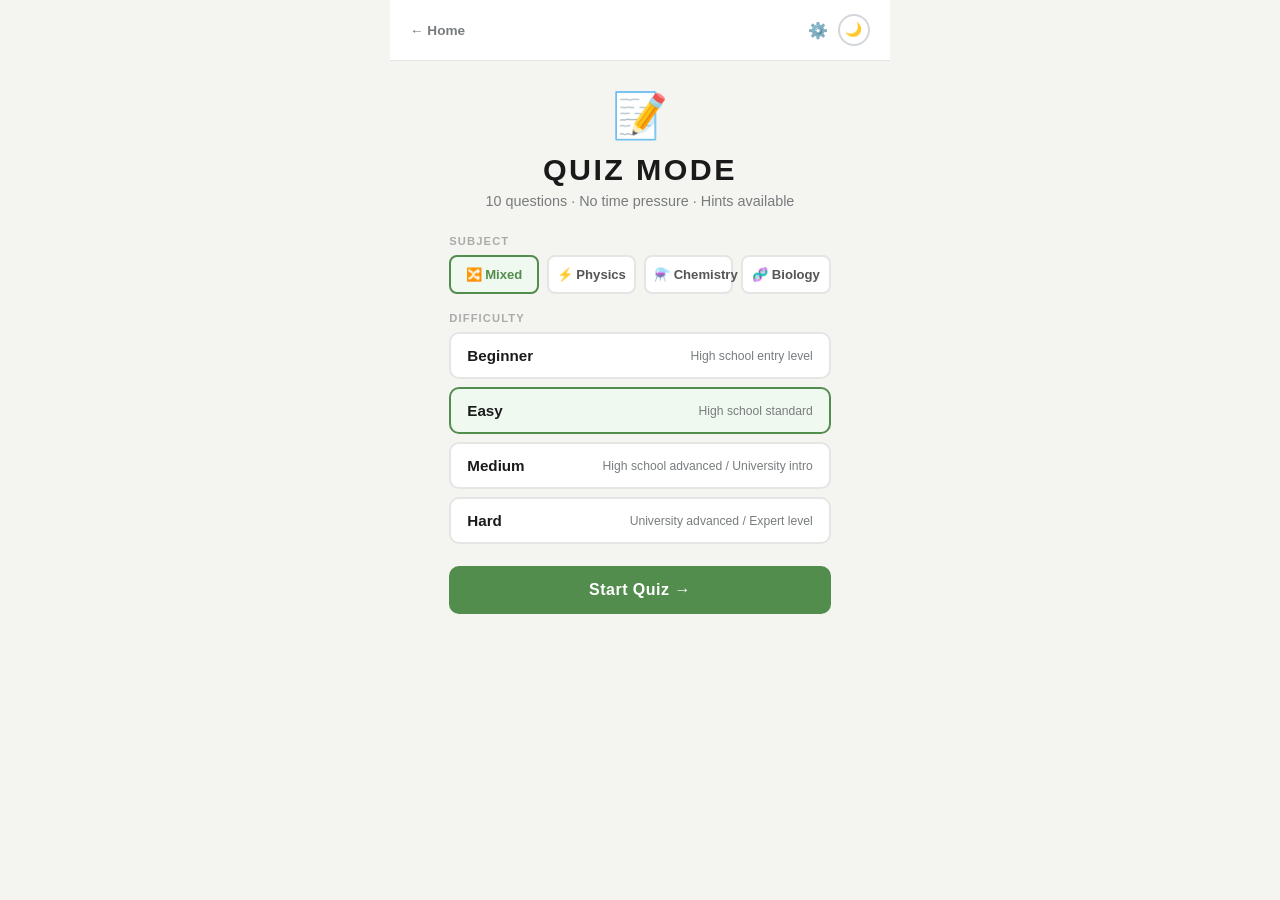
<file: quiz.html>
<!DOCTYPE html>
<html lang="en">
<head>
  <meta charset="UTF-8">
  <meta name="viewport" content="width=device-width, initial-scale=1.0">
  <title>Quiz Mode — DailySurdle</title>
  <meta name="description" content="10-question science quizzes at your own pace. Choose subject and difficulty, use hints, and get graded.">

  <meta property="og:type" content="website">
  <meta property="og:url" content="https://dailysurdle.netlify.app/quiz.html">
  <meta property="og:title" content="Quiz Mode — DailySurdle">
  <meta property="og:description" content="10-question science quizzes at your own pace.">
  <meta property="og:image" content="https://dailysurdle.netlify.app/og-image.svg">

  <link rel="icon" href="favicon.svg" type="image/svg+xml">
  <!-- Anti-FOUC: apply saved prefs before first paint -->
  <script>!function(){try{var p=JSON.parse(localStorage.getItem('surdle_prefs')||'{}');var h=document.documentElement;if(p.theme==='dark')h.setAttribute('data-theme','dark');if(p.colorTheme&&p.colorTheme!=='default')h.setAttribute('data-color',p.colorTheme);if(p.fontSize&&p.fontSize!=='medium')h.setAttribute('data-font',p.fontSize)}catch(e){}}()</script>
  <link rel="stylesheet" href="style.css?v=10">
  <script defer src="https://cdn.vercel-insights.com/v1/script.js"></script>
</head>
<body class="quiz-page">

  <header class="quiz-header-bar">
    <a href="index.html" class="quiz-back-link">← Home</a>
    <span class="quiz-header-title" id="quiz-header-title"></span>
    <div style="display:flex;align-items:center;gap:10px">
      <a href="settings.html" class="quiz-back-link" style="font-size:1rem" aria-label="Settings">⚙️</a>
      <button class="theme-toggle" id="theme-toggle" aria-label="Toggle dark mode">🌙</button>
    </div>
  </header>

  <!-- ===== SETUP SCREEN ===== -->
  <div id="quiz-setup" class="quiz-screen">
    <div class="quiz-screen-inner">
      <div class="quiz-setup-icon">📝</div>
      <h1 class="quiz-setup-title">Quiz Mode</h1>
      <p class="quiz-setup-sub">10 questions · No time pressure · Hints available</p>

      <!-- Subject -->
      <div class="quiz-setup-group">
        <div class="quiz-setup-label">Subject</div>
        <div class="quiz-pick-row" id="subject-picker">
          <button class="quiz-pick-btn quiz-pick-btn--active" data-subject="mixed">🔀 Mixed</button>
          <button class="quiz-pick-btn" data-subject="physics">⚡ Physics</button>
          <button class="quiz-pick-btn" data-subject="chemistry">⚗️ Chemistry</button>
          <button class="quiz-pick-btn" data-subject="biology">🧬 Biology</button>
        </div>
      </div>

      <!-- Difficulty -->
      <div class="quiz-setup-group">
        <div class="quiz-setup-label">Difficulty</div>
        <div class="quiz-diff-row" id="diff-picker">
          <button class="quiz-diff-btn" data-diff="beginner">
            <span class="quiz-diff-name">Beginner</span>
            <span class="quiz-diff-sub">High school entry level</span>
          </button>
          <button class="quiz-diff-btn quiz-diff-btn--active" data-diff="easy">
            <span class="quiz-diff-name">Easy</span>
            <span class="quiz-diff-sub">High school standard</span>
          </button>
          <button class="quiz-diff-btn" data-diff="medium">
            <span class="quiz-diff-name">Medium</span>
            <span class="quiz-diff-sub">High school advanced / University intro</span>
          </button>
          <button class="quiz-diff-btn" data-diff="hard">
            <span class="quiz-diff-name">Hard</span>
            <span class="quiz-diff-sub">University advanced / Expert level</span>
          </button>
        </div>
      </div>

      <button class="quiz-start-btn" id="quiz-start-btn">Start Quiz →</button>
    </div>
  </div>

  <!-- ===== GAME SCREEN ===== -->
  <div id="quiz-game" class="quiz-screen" hidden>
    <div class="quiz-screen-inner">

      <!-- Top bar -->
      <div class="quiz-top-bar">
        <div class="quiz-progress-wrap">
          <div class="quiz-progress-track"><div class="quiz-progress-fill" id="quiz-progress-fill"></div></div>
          <span class="quiz-q-counter" id="quiz-q-counter">Question 1 of 10</span>
        </div>
        <span class="quiz-score-live" id="quiz-score-live"></span>
      </div>

      <!-- Question card -->
      <div class="quiz-question-card" id="quiz-question-card">
        <p class="quiz-question-text" id="quiz-question-text"></p>
        <div class="quiz-options" id="quiz-options"></div>
        <div class="quiz-feedback" id="quiz-feedback" hidden></div>
      </div>

      <!-- Hint area -->
      <div class="quiz-hint-area">
        <button class="quiz-hint-btn" id="quiz-hint-btn">💡 Hint <span class="quiz-hint-cost">(−1 pt)</span></button>
        <div class="quiz-hints-shown" id="quiz-hints-shown"></div>
      </div>

      <!-- Next button -->
      <button class="quiz-next-btn" id="quiz-next-btn" hidden>Next Question →</button>

    </div>
  </div>

  <!-- ===== RESULTS SCREEN ===== -->
  <div id="quiz-results" class="quiz-screen" hidden>
    <div class="quiz-screen-inner quiz-results-inner">

      <div class="quiz-grade-circle" id="quiz-grade-circle">A</div>
      <h2 class="quiz-results-score" id="quiz-results-score">8/10 — 80%</h2>
      <p class="quiz-results-label" id="quiz-results-label">Great work! 👏</p>

      <div class="quiz-results-summary">
        <div class="quiz-summary-row">
          <span>Correct answers</span><strong id="res-raw">—</strong>
        </div>
        <div class="quiz-summary-row">
          <span>Hints used</span><strong id="res-hints">—</strong>
        </div>
        <div class="quiz-summary-row quiz-summary-row--final">
          <span>Final score</span><strong id="res-adjusted">—</strong>
        </div>
      </div>

      <div class="quiz-breakdown-section">
        <h3 class="quiz-breakdown-title">Question Breakdown</h3>
        <div id="quiz-breakdown"></div>
      </div>

      <div class="quiz-results-actions">
        <button class="quiz-start-btn quiz-retake-btn" id="quiz-retake-btn">↩ Retake Quiz</button>
        <a href="index.html" class="quiz-home-link">← Back to Home</a>
      </div>

    </div>
  </div>

  <script src="physics-data.js?v=5"></script>
  <script src="chemistry-data.js?v=6"></script>
  <script src="biology-data.js?v=5"></script>
  <script src="quiz.js?v=1"></script>
  <script src="preferences.js?v=1"></script>
</body>
</html>
</file>
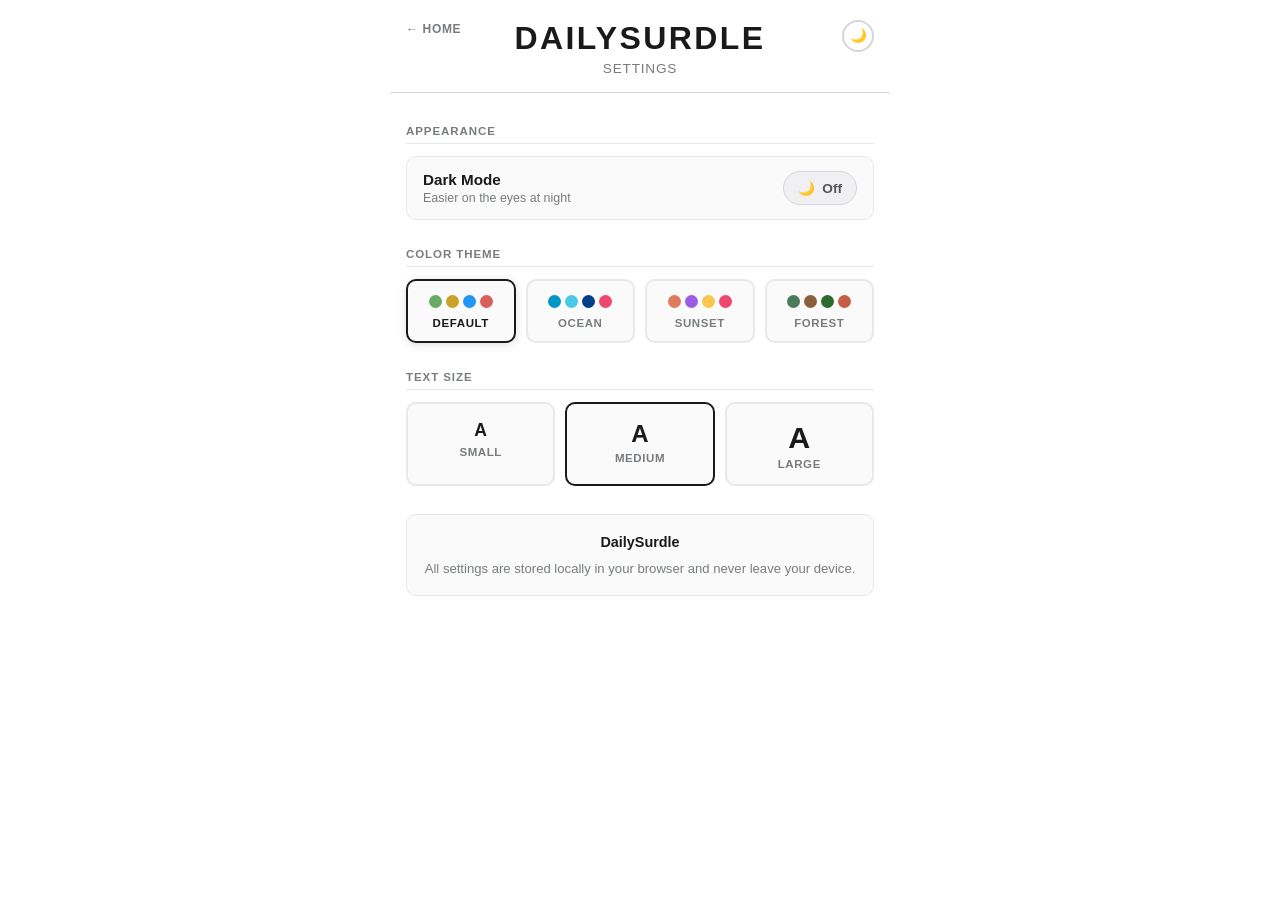
<file: settings.html>
<!DOCTYPE html>
<html lang="en">
<head>
  <meta charset="UTF-8">
  <meta name="viewport" content="width=device-width, initial-scale=1.0">
  <title>Settings — DailySurdle</title>
  <meta name="description" content="Customise DailySurdle: dark mode, colour theme, and text size.">

  <!-- Open Graph -->
  <meta property="og:type" content="website">
  <meta property="og:url" content="https://dailysurdle.netlify.app/settings.html">
  <meta property="og:title" content="Settings — DailySurdle">
  <meta property="og:image" content="https://dailysurdle.netlify.app/og-image.svg">

  <!-- Anti-FOUC: apply saved prefs before first paint -->
  <script>!function(){try{var p=JSON.parse(localStorage.getItem('surdle_prefs')||'{}');var h=document.documentElement;if(p.theme==='dark')h.setAttribute('data-theme','dark');if(p.colorTheme&&p.colorTheme!=='default')h.setAttribute('data-color',p.colorTheme);if(p.fontSize&&p.fontSize!=='medium')h.setAttribute('data-font',p.fontSize)}catch(e){}}()</script>

  <link rel="icon" href="favicon.svg" type="image/svg+xml">
  <link rel="stylesheet" href="style.css?v=10">
  <script defer src="https://cdn.vercel-insights.com/v1/script.js"></script>
</head>
<body class="settings-page">
  <header>
    <a href="index.html" class="header-back-link">← Home</a>
    <h1>DailySurdle</h1>
    <p class="subtitle">Settings</p>
    <nav class="header-nav">
      <button class="theme-toggle" id="theme-toggle" aria-label="Toggle dark mode">🌙</button>
    </nav>
  </header>

  <main>

    <!-- ── Appearance ── -->
    <section class="settings-section">
      <h2 class="settings-section-title">Appearance</h2>
      <div class="settings-row">
        <div class="settings-row-info">
          <span class="settings-row-label">Dark Mode</span>
          <span class="settings-row-sub">Easier on the eyes at night</span>
        </div>
        <button class="settings-dark-toggle" id="settings-dark-toggle" aria-pressed="false">
          <span id="settings-dark-icon">🌙</span>
          <span id="settings-dark-text">Off</span>
        </button>
      </div>
    </section>

    <!-- ── Color Theme ── -->
    <section class="settings-section">
      <h2 class="settings-section-title">Color Theme</h2>
      <div class="theme-grid" id="theme-grid">

        <button class="theme-card" data-color-theme="default" aria-label="Default theme">
          <div class="theme-swatches">
            <span class="swatch" style="background:#6aaa64"></span>
            <span class="swatch" style="background:#c9a227"></span>
            <span class="swatch" style="background:#2196f3"></span>
            <span class="swatch" style="background:#d95f5f"></span>
          </div>
          <span class="theme-card-name">Default</span>
        </button>

        <button class="theme-card" data-color-theme="ocean" aria-label="Ocean theme">
          <div class="theme-swatches">
            <span class="swatch" style="background:#0096c7"></span>
            <span class="swatch" style="background:#48cae4"></span>
            <span class="swatch" style="background:#023e8a"></span>
            <span class="swatch" style="background:#ef476f"></span>
          </div>
          <span class="theme-card-name">Ocean</span>
        </button>

        <button class="theme-card" data-color-theme="sunset" aria-label="Sunset theme">
          <div class="theme-swatches">
            <span class="swatch" style="background:#e07a5f"></span>
            <span class="swatch" style="background:#9b5de5"></span>
            <span class="swatch" style="background:#f9c74f"></span>
            <span class="swatch" style="background:#ef476f"></span>
          </div>
          <span class="theme-card-name">Sunset</span>
        </button>

        <button class="theme-card" data-color-theme="forest" aria-label="Forest theme">
          <div class="theme-swatches">
            <span class="swatch" style="background:#4a7c59"></span>
            <span class="swatch" style="background:#8b5e3c"></span>
            <span class="swatch" style="background:#2d6a2d"></span>
            <span class="swatch" style="background:#c45f45"></span>
          </div>
          <span class="theme-card-name">Forest</span>
        </button>

      </div>
    </section>

    <!-- ── Text Size ── -->
    <section class="settings-section">
      <h2 class="settings-section-title">Text Size</h2>
      <div class="font-size-row" id="font-size-row">
        <button class="font-size-btn" data-font-size="small" aria-label="Small text">
          <span class="font-size-letter">A</span>
          <span class="font-size-label">Small</span>
        </button>
        <button class="font-size-btn" data-font-size="medium" aria-label="Medium text">
          <span class="font-size-letter">A</span>
          <span class="font-size-label">Medium</span>
        </button>
        <button class="font-size-btn" data-font-size="large" aria-label="Large text">
          <span class="font-size-letter">A</span>
          <span class="font-size-label">Large</span>
        </button>
      </div>
    </section>

    <!-- ── About ── -->
    <section class="settings-section">
      <div class="settings-about">
        <strong>DailySurdle</strong>
        All settings are stored locally in your browser and never leave your device.
      </div>
    </section>

  </main>

  <script src="preferences.js?v=1"></script>
  <script src="settings.js?v=1"></script>
</body>
</html>
</file>
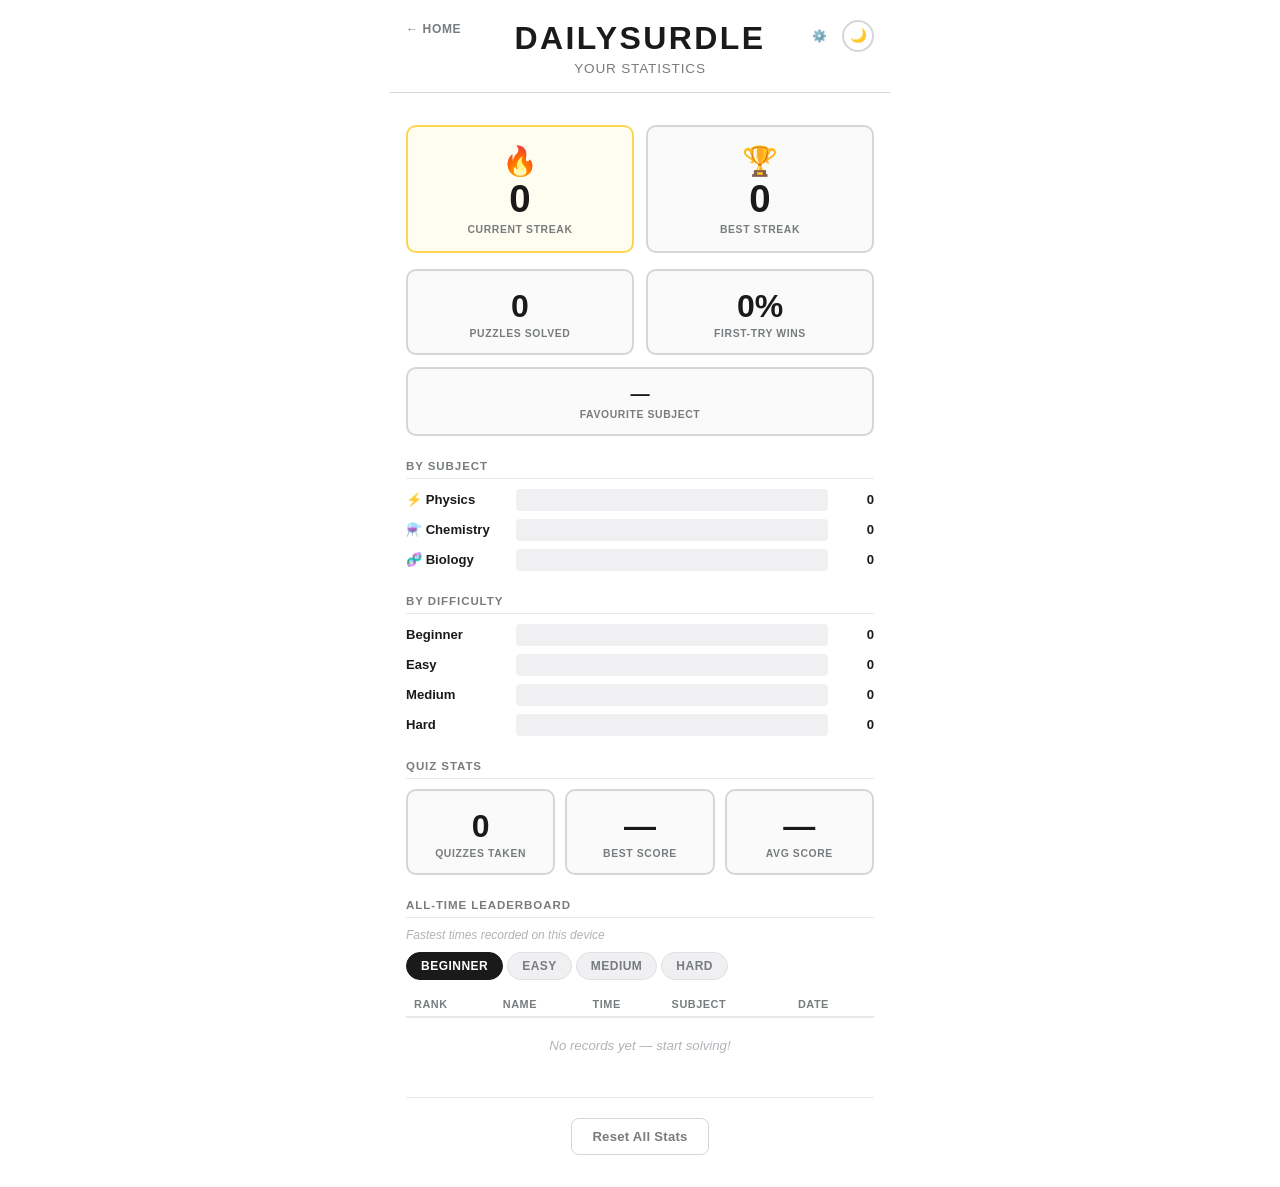
<file: stats.html>
<!DOCTYPE html>
<html lang="en">
<head>
  <meta charset="UTF-8">
  <meta name="viewport" content="width=device-width, initial-scale=1.0">
  <title>Stats — DailySurdle</title>
  <meta name="description" content="Your DailySurdle statistics: streaks, puzzles solved, win rate, and breakdowns by subject and difficulty.">

  <!-- Open Graph -->
  <meta property="og:type" content="website">
  <meta property="og:url" content="https://dailysurdle.netlify.app/stats.html">
  <meta property="og:title" content="Stats — DailySurdle">
  <meta property="og:description" content="Track your DailySurdle streaks and solving stats.">
  <meta property="og:image" content="https://dailysurdle.netlify.app/og-image.svg">

  <link rel="icon" href="favicon.svg" type="image/svg+xml">
  <!-- Anti-FOUC: apply saved prefs before first paint -->
  <script>!function(){try{var p=JSON.parse(localStorage.getItem('surdle_prefs')||'{}');var h=document.documentElement;if(p.theme==='dark')h.setAttribute('data-theme','dark');if(p.colorTheme&&p.colorTheme!=='default')h.setAttribute('data-color',p.colorTheme);if(p.fontSize&&p.fontSize!=='medium')h.setAttribute('data-font',p.fontSize)}catch(e){}}()</script>
  <link rel="stylesheet" href="style.css?v=10">
  <script defer src="https://cdn.vercel-insights.com/v1/script.js"></script>
</head>
<body class="stats-page">
  <header>
    <button class="how-to-play-btn" id="htp-btn" aria-label="How to play" style="visibility:hidden">?</button>
    <a href="index.html" class="header-back-link">← Home</a>
    <nav class="header-nav">
      <a href="settings.html" class="header-nav-link" aria-label="Settings">⚙️</a>
      <button class="theme-toggle" id="theme-toggle" aria-label="Toggle dark mode">🌙</button>
    </nav>
    <h1>DailySurdle</h1>
    <p class="subtitle">Your Statistics</p>
  </header>

  <main id="stats-page-root">

    <!-- Streak row -->
    <div class="stats-streak-row">
      <div class="stats-streak-card stats-streak-card--current">
        <div class="stats-streak-icon" id="stat-flame">🔥</div>
        <div class="stats-streak-num" id="stat-streak">0</div>
        <div class="stats-streak-lbl">Current Streak</div>
      </div>
      <div class="stats-streak-card">
        <div class="stats-streak-icon">🏆</div>
        <div class="stats-streak-num" id="stat-best">0</div>
        <div class="stats-streak-lbl">Best Streak</div>
      </div>
    </div>

    <!-- Summary cards -->
    <div class="stats-summary-grid">
      <div class="stat-card">
        <div class="stat-card-num" id="stat-total">0</div>
        <div class="stat-card-lbl">Puzzles Solved</div>
      </div>
      <div class="stat-card">
        <div class="stat-card-num" id="stat-winrate">0%</div>
        <div class="stat-card-lbl">First-Try Wins</div>
      </div>
      <div class="stat-card stat-card--wide">
        <div class="stat-card-num stat-card-num--fav" id="stat-fav">—</div>
        <div class="stat-card-lbl">Favourite Subject</div>
      </div>
    </div>

    <!-- By Subject -->
    <section class="stats-section">
      <h2 class="stats-section-title">By Subject</h2>
      <div id="subject-bars" class="stat-bars"></div>
    </section>

    <!-- By Difficulty -->
    <section class="stats-section">
      <h2 class="stats-section-title">By Difficulty</h2>
      <div id="diff-bars" class="stat-bars"></div>
    </section>

    <!-- Quiz Stats -->
    <section class="stats-section">
      <h2 class="stats-section-title">Quiz Stats</h2>
      <div class="quiz-stats-grid">
        <div class="stat-card">
          <div class="stat-card-num" id="stat-quiz-total">0</div>
          <div class="stat-card-lbl">Quizzes Taken</div>
        </div>
        <div class="stat-card">
          <div class="stat-card-num" id="stat-quiz-best">—</div>
          <div class="stat-card-lbl">Best Score</div>
        </div>
        <div class="stat-card">
          <div class="stat-card-num" id="stat-quiz-avg">—</div>
          <div class="stat-card-lbl">Avg Score</div>
        </div>
      </div>
    </section>

    <!-- All-time leaderboard -->
    <section class="stats-section">
      <h2 class="stats-section-title">All-Time Leaderboard</h2>
      <p class="lb-device-note">Fastest times recorded on this device</p>
      <div class="lb-tabs" id="alltime-tabs">
        <button class="lb-tab lb-tab--active" data-diff="beginner">Beginner</button>
        <button class="lb-tab" data-diff="easy">Easy</button>
        <button class="lb-tab" data-diff="medium">Medium</button>
        <button class="lb-tab" data-diff="hard">Hard</button>
      </div>
      <table class="lb-table lb-table--alltime">
        <thead>
          <tr>
            <th>Rank</th><th>Name</th><th>Time</th><th>Subject</th><th>Date</th>
          </tr>
        </thead>
        <tbody id="alltime-lb-tbody"></tbody>
      </table>
    </section>

    <!-- Reset -->
    <div class="stats-reset-wrap">
      <button id="reset-btn" class="stats-reset-btn">Reset All Stats</button>
      <div id="reset-confirm" class="stats-reset-confirm" hidden>
        <p>This will permanently erase all your statistics. This can't be undone.</p>
        <div class="stats-reset-confirm-btns">
          <button id="reset-cancel" class="stats-reset-cancel-btn">Cancel</button>
          <button id="reset-confirm-btn" class="stats-reset-destroy-btn">Yes, Reset Everything</button>
        </div>
      </div>
    </div>

  </main>

  <script src="stats.js?v=3"></script>
  <script src="preferences.js?v=1"></script>
</body>
</html>
</file>
<file: style.css>
*, *::before, *::after {
  box-sizing: border-box;
  margin: 0;
  padding: 0;
}

body {
  font-family: 'Clear Sans', 'Helvetica Neue', Arial, sans-serif;
  background: #fff;
  color: #1a1a1b;
  min-height: 100vh;
  display: flex;
  flex-direction: column;
  align-items: center;
}

header {
  position: relative;
  width: 100%;
  max-width: 500px;
  padding: 20px 16px 16px;
  border-bottom: 1px solid #d3d6da;
  text-align: center;
}

h1 {
  font-size: 2rem;
  font-weight: 700;
  letter-spacing: 0.15rem;
  text-transform: uppercase;
}

.subtitle {
  font-size: 0.85rem;
  color: #787c7e;
  margin-top: 4px;
  letter-spacing: 0.05rem;
  text-transform: uppercase;
}

main {
  width: 100%;
  max-width: 500px;
  padding: 32px 16px;
}

.game-container {
  display: flex;
  flex-direction: column;
  gap: 16px;
}

#question {
  font-size: 1.1rem;
  font-weight: 600;
  line-height: 1.5;
  color: #1a1a1b;
}

#options {
  display: flex;
  flex-direction: column;
  gap: 10px;
}

.option-label {
  display: flex;
  align-items: center;
  gap: 12px;
  padding: 14px 18px;
  border: 2px solid #d3d6da;
  border-radius: 8px;
  cursor: pointer;
  font-size: 1rem;
  transition: border-color 0.1s, background 0.1s;
  user-select: none;
}

.option-label:hover {
  border-color: #878a8c;
}

.option-label input[type="radio"] {
  accent-color: #6aaa64;
  width: 18px;
  height: 18px;
  cursor: pointer;
  flex-shrink: 0;
}

.option-label.selected {
  border-color: #6aaa64;
  background: #f0faf0;
}

.option-label.disabled {
  cursor: default;
  opacity: 0.75;
}

.option-label.disabled:hover {
  border-color: #d3d6da;
}

.option-label.disabled.selected {
  border-color: #6aaa64;
}

#submit-btn {
  width: 100%;
  padding: 16px;
  background: #6aaa64;
  color: #fff;
  font-size: 1rem;
  font-weight: 700;
  letter-spacing: 0.05rem;
  border: none;
  border-radius: 8px;
  cursor: pointer;
  transition: background 0.1s;
  text-transform: uppercase;
}

#submit-btn:hover {
  background: #538d4e;
}

#submit-btn:disabled {
  background: #d3d6da;
  cursor: default;
}

#result {
  text-align: center;
  font-size: 1.1rem;
  font-weight: 700;
  padding: 16px;
  border-radius: 8px;
  letter-spacing: 0.03rem;
}

#result.correct {
  background: #f0faf0;
  color: #538d4e;
  border: 2px solid #6aaa64;
}

#result.wrong {
  background: #fafafa;
  color: #787c7e;
  border: 2px solid #d3d6da;
}

#result.solved {
  background: #f0faf0;
  color: #538d4e;
  border: 2px solid #6aaa64;
  display: flex;
  flex-direction: column;
  gap: 4px;
}

.solved-sub {
  font-size: 0.9rem;
  font-weight: 400;
  color: #538d4e;
}

.solved-countdown {
  font-size: 0.8rem;
  font-weight: 400;
  color: #787c7e;
  margin-top: 4px;
}

/* Landing page — wider layout */
body.home-page header,
body.home-page main {
  max-width: 800px;
}

.games-grid {
  display: grid;
  grid-template-columns: repeat(3, 1fr);
  gap: 16px;
}

@media (max-width: 560px) {
  .games-grid {
    grid-template-columns: 1fr;
  }
}

.game-tile {
  display: flex;
  flex-direction: column;
  align-items: center;
  text-align: center;
  gap: 10px;
  padding: 28px 16px 20px;
  border: 2px solid #d3d6da;
  border-radius: 8px;
  transition: border-color 0.1s;
}

.game-tile:hover {
  border-color: #878a8c;
}

.game-tile-icon {
  font-size: 2.4rem;
  line-height: 1;
}

.game-tile-info {
  flex: 1;
}

.game-tile h2 {
  font-size: 0.95rem;
  font-weight: 700;
  letter-spacing: 0.05rem;
  text-transform: uppercase;
}

.game-desc {
  font-size: 0.75rem;
  color: #787c7e;
  margin-top: 4px;
  text-transform: uppercase;
  letter-spacing: 0.04rem;
}

.play-btn {
  display: block;
  width: 100%;
  padding: 10px 0;
  background: #6aaa64;
  color: #fff;
  font-size: 0.9rem;
  font-weight: 700;
  letter-spacing: 0.05rem;
  border-radius: 8px;
  text-decoration: none;
  text-align: center;
  text-transform: uppercase;
  transition: background 0.1s;
}

.play-btn:hover {
  background: #538d4e;
}

.countdown-label {
  margin-top: 28px;
  text-align: center;
  font-size: 0.85rem;
  color: #787c7e;
  letter-spacing: 0.03rem;
}

#countdown {
  font-weight: 700;
  color: #1a1a1b;
}

/* Back link */
.back-link {
  display: inline-block;
  margin-bottom: 20px;
  font-size: 0.85rem;
  color: #787c7e;
  text-decoration: none;
  letter-spacing: 0.03rem;
}

.back-link:hover {
  color: #1a1a1b;
}

/* Header archive link (legacy — kept for archive's ← Home) */
.header-archive-link {
  position: absolute;
  top: 22px;
  right: 16px;
  font-size: 0.75rem;
  font-weight: 700;
  letter-spacing: 0.06rem;
  text-transform: uppercase;
  color: #787c7e;
  text-decoration: none;
  transition: color 0.1s;
}

.header-archive-link:hover {
  color: #1a1a1b;
}

/* Header nav (Stats + Archive / Stats + Home) */
.header-nav {
  position: absolute;
  top: 20px;
  right: 16px;
  display: flex;
  align-items: center;
  gap: 14px;
}

.header-nav-link {
  font-size: 0.75rem;
  font-weight: 700;
  letter-spacing: 0.06rem;
  text-transform: uppercase;
  color: #787c7e;
  text-decoration: none;
  transition: color 0.1s;
  white-space: nowrap;
}

.header-nav-link:hover {
  color: #1a1a1b;
}

/* ===== Streak Banner ===== */
.streak-banner {
  margin-bottom: 20px;
  border-radius: 10px;
  border: 1.5px solid #e8e8ea;
  background: #fafafa;
  padding: 10px 16px;
  transition: border-color 0.2s, background 0.2s;
}

.streak-banner[hidden] { display: none; }

.streak-banner.has-streak {
  border-color: #ffd54f;
  background: #fffdf0;
}

.streak-banner.at-risk {
  border-color: #ffb300;
  background: #fff8e1;
  animation: streak-pulse 2.2s ease infinite;
}

@keyframes streak-pulse {
  0%, 100% { box-shadow: 0 0 0 0 rgba(255, 179, 0, 0.18); }
  50%       { box-shadow: 0 0 0 6px rgba(255, 179, 0, 0); }
}

.streak-banner-inner {
  display: flex;
  align-items: center;
  justify-content: center;
  gap: 16px;
}

.streak-item {
  display: flex;
  align-items: center;
  gap: 7px;
}

.streak-flame,
.streak-trophy {
  font-size: 1.3rem;
  line-height: 1;
}

.streak-flame.is-burning {
  animation: flame-flicker 1.6s ease-in-out infinite;
  display: inline-block;
}

@keyframes flame-flicker {
  0%, 100% { transform: scale(1) rotate(-2deg);  }
  25%       { transform: scale(1.12) rotate(2deg); }
  50%       { transform: scale(1.05) rotate(-1deg);}
  75%       { transform: scale(1.1) rotate(1.5deg);}
}

.streak-text {
  display: flex;
  flex-direction: column;
  line-height: 1.2;
}

.streak-text strong {
  font-size: 1.1rem;
  font-weight: 800;
  color: #1a1a1b;
}

.streak-label {
  font-size: 0.65rem;
  font-weight: 600;
  letter-spacing: 0.05em;
  text-transform: uppercase;
  color: #787c7e;
}

.streak-divider {
  color: #d3d6da;
  font-size: 1.1rem;
}

/* ===== Stats page ===== */
body.stats-page header,
body.stats-page main {
  max-width: 500px;
}

/* Header back link for stats page */
.header-back-link {
  position: absolute;
  top: 22px;
  left: 16px;
  font-size: 0.75rem;
  font-weight: 700;
  letter-spacing: 0.04rem;
  text-transform: uppercase;
  color: #787c7e;
  text-decoration: none;
  transition: color 0.1s;
}

.header-back-link:hover { color: #1a1a1b; }

/* Streak cards */
.stats-streak-row {
  display: grid;
  grid-template-columns: 1fr 1fr;
  gap: 12px;
  margin-bottom: 16px;
}

.stats-streak-card {
  display: flex;
  flex-direction: column;
  align-items: center;
  justify-content: center;
  gap: 4px;
  padding: 20px 12px 16px;
  border: 2px solid #d3d6da;
  border-radius: 10px;
  text-align: center;
  background: #fafafa;
}

.stats-streak-card--current {
  border-color: #ffd54f;
  background: #fffdf0;
}

.stats-streak-icon {
  font-size: 1.8rem;
  line-height: 1;
}

.stats-streak-icon.is-active {
  animation: flame-flicker 1.6s ease-in-out infinite;
  display: inline-block;
}

.stats-streak-num {
  font-size: 2.4rem;
  font-weight: 800;
  color: #1a1a1b;
  line-height: 1;
}

.stats-streak-lbl {
  font-size: 0.65rem;
  font-weight: 700;
  letter-spacing: 0.06em;
  text-transform: uppercase;
  color: #787c7e;
  margin-top: 2px;
}

.streak-at-risk {
  font-size: 0.7rem;
  font-weight: 600;
  color: #e65100;
  margin-top: 4px;
  text-align: center;
}

/* Summary grid */
.stats-summary-grid {
  display: grid;
  grid-template-columns: 1fr 1fr;
  gap: 12px;
  margin-bottom: 24px;
}

.stat-card {
  padding: 18px 14px 14px;
  border: 2px solid #d3d6da;
  border-radius: 10px;
  text-align: center;
  background: #fafafa;
}

.stat-card--wide {
  grid-column: 1 / -1;
  padding: 14px 14px;
}

.stat-card-num {
  font-size: 2rem;
  font-weight: 800;
  color: #1a1a1b;
  line-height: 1.1;
}

.stat-card-num--fav {
  font-size: 1.2rem;
}

.stat-card-lbl {
  font-size: 0.65rem;
  font-weight: 700;
  letter-spacing: 0.06em;
  text-transform: uppercase;
  color: #787c7e;
  margin-top: 4px;
}

/* Stats sections */
.stats-section {
  margin-bottom: 24px;
}

.stats-section-title {
  font-size: 0.72rem;
  font-weight: 700;
  letter-spacing: 0.08em;
  text-transform: uppercase;
  color: #787c7e;
  margin-bottom: 10px;
  border-bottom: 1px solid #e8e8ea;
  padding-bottom: 6px;
}

/* Bar rows */
.stat-bars {
  display: flex;
  flex-direction: column;
  gap: 8px;
}

.stat-bar-row {
  display: grid;
  grid-template-columns: 100px 1fr 36px;
  align-items: center;
  gap: 10px;
}

.stat-bar-label {
  font-size: 0.82rem;
  font-weight: 600;
  color: #1a1a1b;
  white-space: nowrap;
  overflow: hidden;
  text-overflow: ellipsis;
}

.stat-bar-track {
  height: 22px;
  background: #f0f0f2;
  border-radius: 4px;
  overflow: hidden;
}

.stat-bar-fill {
  height: 100%;
  border-radius: 4px;
  width: 0;
  transition: width 0.55s cubic-bezier(0.22, 0.61, 0.36, 1);
  min-width: 0;
}

.stat-bar-value {
  font-size: 0.82rem;
  font-weight: 700;
  color: #1a1a1b;
  text-align: right;
}

/* Reset section */
.stats-reset-wrap {
  margin-top: 8px;
  padding-top: 20px;
  border-top: 1px solid #e8e8ea;
  text-align: center;
}

.stats-reset-btn {
  background: none;
  border: 1.5px solid #d3d6da;
  border-radius: 8px;
  padding: 10px 20px;
  font-family: inherit;
  font-size: 0.82rem;
  font-weight: 600;
  color: #787c7e;
  cursor: pointer;
  letter-spacing: 0.02em;
  transition: border-color 0.1s, color 0.1s;
}

.stats-reset-btn:hover {
  border-color: #d95f5f;
  color: #d95f5f;
}

.stats-reset-confirm {
  margin-top: 14px;
  padding: 16px;
  background: #fff5f5;
  border: 1.5px solid #f5c0c0;
  border-radius: 10px;
  text-align: left;
}

.stats-reset-confirm p {
  font-size: 0.85rem;
  color: #555;
  margin-bottom: 12px;
  line-height: 1.5;
}

.stats-reset-confirm-btns {
  display: flex;
  gap: 10px;
}

.stats-reset-cancel-btn {
  flex: 1;
  padding: 10px;
  background: #fff;
  border: 1.5px solid #d3d6da;
  border-radius: 7px;
  font-family: inherit;
  font-size: 0.82rem;
  font-weight: 600;
  color: #555;
  cursor: pointer;
  transition: border-color 0.1s;
}

.stats-reset-cancel-btn:hover { border-color: #878a8c; }

.stats-reset-destroy-btn {
  flex: 1;
  padding: 10px;
  background: #d95f5f;
  border: none;
  border-radius: 7px;
  font-family: inherit;
  font-size: 0.82rem;
  font-weight: 700;
  color: #fff;
  cursor: pointer;
  transition: background 0.1s;
}

.stats-reset-destroy-btn:hover { background: #c04040; }

@media (max-width: 480px) {
  .stats-streak-row    { grid-template-columns: 1fr 1fr; gap: 10px; }
  .stats-summary-grid  { grid-template-columns: 1fr 1fr; gap: 10px; }
  .stat-bar-row        { grid-template-columns: 82px 1fr 30px; }
  .stat-bar-label      { font-size: 0.76rem; }
}

/* ===== Solve Timer Badge ===== */
.timer-wrap {
  display: flex;
  align-items: center;
  justify-content: flex-end;
  gap: 7px;
  padding: 6px 2px 2px;
  font-size: 0.88rem;
  font-weight: 700;
  color: #555;
  letter-spacing: 0.03em;
  transition: color 0.2s;
}

.timer-wrap[hidden] { display: none; }

.timer-icon { font-size: 1rem; line-height: 1; }

#solve-timer {
  font-variant-numeric: tabular-nums;
  min-width: 38px;
}

.timer-done { color: #6aaa64; }

/* ===== Daily Leaderboard ===== */
.daily-lb {
  border-top: 2px solid #e8e8ea;
  margin-top: 8px;
  padding-top: 18px;
}

.daily-lb[hidden] { display: none; }

/* Name entry */
.lb-name-entry {
  background: #f7f7f8;
  border: 1.5px solid #e8e8ea;
  border-radius: 10px;
  padding: 16px;
  margin-bottom: 14px;
}

.lb-your-time-row {
  display: flex;
  align-items: baseline;
  gap: 8px;
  margin-bottom: 12px;
}

.lb-your-time-label {
  font-size: 0.85rem;
  color: #555;
}

.lb-your-time-val {
  font-size: 1.5rem;
  font-weight: 800;
  color: #1a1a1b;
  letter-spacing: -0.02em;
}

.lb-name-form {
  display: flex;
  gap: 8px;
  margin-bottom: 8px;
}

.lb-name-input {
  flex: 1;
  padding: 10px 12px;
  font-family: inherit;
  font-size: 0.92rem;
  color: #1a1a1b;
  border: 2px solid #d3d6da;
  border-radius: 7px;
  background: #fff;
  outline: none;
  transition: border-color 0.1s;
}

.lb-name-input:focus { border-color: #6aaa64; }

.lb-name-submit-btn {
  padding: 10px 16px;
  background: #6aaa64;
  color: #fff;
  font-family: inherit;
  font-size: 0.85rem;
  font-weight: 700;
  border: none;
  border-radius: 7px;
  cursor: pointer;
  white-space: nowrap;
  transition: background 0.1s;
}

.lb-name-submit-btn:hover { background: #538d4e; }

.lb-skip-btn {
  background: none;
  border: none;
  font-family: inherit;
  font-size: 0.78rem;
  color: #787c7e;
  cursor: pointer;
  padding: 2px 0;
  text-decoration: underline;
  text-underline-offset: 2px;
}

.lb-skip-btn:hover { color: #555; }

/* Rank badge */
.lb-rank-badge {
  text-align: center;
  padding: 10px 16px;
  background: #fffdf0;
  border: 2px solid #ffd54f;
  border-radius: 8px;
  font-size: 0.95rem;
  font-weight: 700;
  color: #1a1a1b;
  margin-bottom: 12px;
  animation: fadeIn 0.25s ease;
}

.lb-rank-badge[hidden] { display: none; }

/* Table header row */
.lb-table-header {
  display: flex;
  align-items: center;
  justify-content: space-between;
  margin-bottom: 8px;
}

.lb-title {
  font-size: 0.78rem;
  font-weight: 700;
  letter-spacing: 0.06em;
  text-transform: uppercase;
  color: #555;
}

.lb-note {
  font-size: 0.68rem;
  color: #b0b4b8;
  font-style: italic;
}

.lb-device-note {
  font-size: 0.75rem;
  color: #b0b4b8;
  font-style: italic;
  margin-bottom: 10px;
}

/* Leaderboard table */
.lb-table {
  width: 100%;
  border-collapse: collapse;
  font-size: 0.83rem;
}

.lb-table th {
  text-align: left;
  padding: 6px 8px;
  font-size: 0.68rem;
  font-weight: 700;
  letter-spacing: 0.05em;
  text-transform: uppercase;
  color: #787c7e;
  border-bottom: 2px solid #e8e8ea;
}

.lb-table td {
  padding: 9px 8px;
  border-bottom: 1px solid #f0f0f2;
  vertical-align: middle;
}

.lb-table tbody tr:last-child td { border-bottom: none; }

.lb-table tbody tr:hover { background: #fafafa; }

.lb-row--me { background: #fffdf0 !important; font-weight: 700; }
.lb-row--me td { border-bottom-color: #ffd54f; }

.lb-rank-cell  { width: 44px; font-size: 1rem; text-align: center; }
.lb-name-cell  { font-weight: 600; color: #1a1a1b; }
.lb-time-cell  { font-variant-numeric: tabular-nums; font-weight: 700;
                  color: #538d4e; white-space: nowrap; }
.lb-diff-cell  { text-align: right; }

.lb-empty {
  text-align: center;
  color: #b0b4b8;
  font-style: italic;
  padding: 20px 8px !important;
}

/* All-time leaderboard tabs */
.lb-tabs {
  display: flex;
  gap: 4px;
  margin-bottom: 12px;
  flex-wrap: wrap;
}

.lb-tab {
  padding: 6px 14px;
  background: #f0f0f2;
  border: 1.5px solid #e0e0e3;
  border-radius: 20px;
  font-family: inherit;
  font-size: 0.75rem;
  font-weight: 700;
  letter-spacing: 0.04em;
  text-transform: uppercase;
  color: #787c7e;
  cursor: pointer;
  transition: background 0.1s, color 0.1s, border-color 0.1s;
}

.lb-tab:hover { background: #e8e8ea; color: #555; }

.lb-tab--active {
  background: #1a1a1b;
  border-color: #1a1a1b;
  color: #fff;
}

.lb-table--alltime .lb-name-cell { font-weight: 400; }

@media (max-width: 480px) {
  .lb-name-form { flex-wrap: wrap; }
  .lb-name-input { min-width: 0; }
  .lb-name-submit-btn { width: 100%; }
}

/* Archive tabs */
.tabs {
  display: flex;
  border-bottom: 2px solid #d3d6da;
  margin-bottom: 20px;
}

.tab {
  flex: 1;
  padding: 10px 6px;
  background: none;
  border: none;
  border-bottom: 3px solid transparent;
  margin-bottom: -2px;
  font-family: inherit;
  font-size: 0.8rem;
  font-weight: 700;
  letter-spacing: 0.04rem;
  text-transform: uppercase;
  color: #787c7e;
  cursor: pointer;
  transition: color 0.1s;
}

.tab:hover {
  color: #1a1a1b;
}

.tab.active {
  color: #1a1a1b;
  border-bottom-color: #6aaa64;
}

/* Archive list */
.archive-list {
  list-style: none;
  display: flex;
  flex-direction: column;
  gap: 8px;
}

.archive-item {
  padding: 12px 16px;
  border: 2px solid #d3d6da;
  border-radius: 8px;
  cursor: pointer;
  transition: border-color 0.1s;
}

.archive-item:hover {
  border-color: #878a8c;
}

.archive-item--solved {
  border-color: #b8ddb4;
  background: #f8fdf8;
}

.archive-item-meta {
  display: flex;
  justify-content: space-between;
  align-items: center;
  margin-bottom: 4px;
}

.archive-date {
  font-size: 0.85rem;
  font-weight: 700;
  color: #1a1a1b;
}

.archive-today {
  display: inline-block;
  font-size: 0.7rem;
  font-weight: 700;
  text-transform: uppercase;
  letter-spacing: 0.05rem;
  background: #6aaa64;
  color: #fff;
  padding: 1px 6px;
  border-radius: 4px;
  margin-left: 6px;
  vertical-align: middle;
}

.archive-status {
  font-size: 0.78rem;
  font-weight: 600;
  white-space: nowrap;
}

.archive-status--solved {
  color: #538d4e;
}

.archive-status--inprogress {
  color: #c9a227;
}

.archive-status--unsolved {
  color: #b0b4b8;
}

.archive-preview {
  font-size: 0.82rem;
  color: #787c7e;
  line-height: 1.4;
}

/* Modal */
.modal-backdrop {
  display: none;
  position: fixed;
  inset: 0;
  background: rgba(0, 0, 0, 0.45);
  align-items: center;
  justify-content: center;
  z-index: 100;
  padding: 16px;
}

.modal-backdrop.is-open {
  display: flex;
}

.modal {
  background: #fff;
  border-radius: 12px;
  width: 100%;
  max-width: 480px;
  max-height: 90vh;
  overflow-y: auto;
  padding: 24px;
}

.modal-header {
  display: flex;
  justify-content: space-between;
  align-items: center;
  margin-bottom: 20px;
}

.modal-date-label {
  font-size: 0.8rem;
  font-weight: 700;
  color: #787c7e;
  text-transform: uppercase;
  letter-spacing: 0.06rem;
}

.modal-close {
  background: none;
  border: none;
  font-size: 1rem;
  cursor: pointer;
  color: #787c7e;
  padding: 4px 8px;
  border-radius: 4px;
  transition: color 0.1s;
  line-height: 1;
}

.modal-close:hover {
  color: #1a1a1b;
}

/* Diagram area */
#diagram-area {
  border-radius: 10px;
  overflow: hidden;
}

/* Diagram label rows */
#diagram-labels {
  display: flex;
  flex-direction: column;
  gap: 8px;
}

.diagram-label-row {
  display: flex;
  align-items: center;
  gap: 10px;
  padding: 8px 12px;
  border: 2px solid #d3d6da;
  border-radius: 8px;
  transition: border-color 0.15s, background 0.15s;
}

.diagram-label-row.correct {
  border-color: #6aaa64;
  background: #f0faf0;
}

.diagram-label-row.wrong {
  border-color: #e07b7b;
  background: #fff5f5;
}

.diagram-label-num {
  display: flex;
  align-items: center;
  justify-content: center;
  width: 28px;
  height: 28px;
  border-radius: 50%;
  background: #6aaa64;
  color: #fff;
  font-size: 0.85rem;
  font-weight: 700;
  flex-shrink: 0;
}

.diagram-select {
  flex: 1;
  padding: 6px 10px;
  font-family: inherit;
  font-size: 0.92rem;
  color: #1a1a1b;
  border: 1.5px solid #d3d6da;
  border-radius: 6px;
  background: #fff;
  cursor: pointer;
  appearance: auto;
  transition: border-color 0.1s;
}

.diagram-select:focus {
  outline: none;
  border-color: #6aaa64;
}

.diagram-select:disabled {
  background: #f5f5f5;
  cursor: default;
  color: #555;
}

/* Hint button */
.hint-btn[hidden] { display: none; }
.hint-btn {
  width: 100%;
  padding: 11px 16px;
  background: #f7f7f8;
  color: #787c7e;
  font-family: inherit;
  font-size: 0.82rem;
  font-weight: 600;
  border: 1px solid #e8e8ea;
  border-radius: 8px;
  cursor: pointer;
  text-align: center;
  transition: background 0.15s, color 0.15s;
}

.hint-btn:hover:not(:disabled) {
  background: #efefef;
  color: #444;
}

.hint-btn:disabled {
  color: #c0c4c8;
  cursor: default;
}

/* Hint box */
.hint-box[hidden] { display: none; }
.hint-box {
  background: #f7f7f8;
  border-radius: 8px;
  padding: 14px 16px;
  display: flex;
  flex-direction: column;
  gap: 8px;
  font-size: 0.88rem;
  color: #555;
  line-height: 1.6;
}

.hint-box strong {
  color: #333;
}

/* Simulation area */
#simulation-area {
  display: flex;
  flex-direction: column;
  gap: 12px;
}

#simulation-area[hidden] { display: none; }

.sim-controls {
  display: flex;
  align-items: center;
  gap: 10px;
}

.sim-ctrl-label {
  font-size: 0.82rem;
  font-weight: 600;
  color: #787c7e;
  white-space: nowrap;
}

.sim-select {
  padding: 6px 10px;
  font-family: inherit;
  font-size: 0.9rem;
  color: #1a1a1b;
  border: 1.5px solid #d3d6da;
  border-radius: 6px;
  background: #fff;
  cursor: pointer;
  appearance: auto;
  transition: border-color 0.1s;
}

.sim-select:focus {
  outline: none;
  border-color: #6aaa64;
}

.sim-select:disabled {
  background: #f5f5f5;
  cursor: default;
  color: #555;
}

#sim-canvas {
  width: 100%;
  display: block;
  border-radius: 10px;
  overflow: hidden;
}

.sim-predict-row {
  display: flex;
  align-items: center;
  gap: 10px;
  flex-wrap: wrap;
}

.sim-input-wrap {
  display: flex;
  align-items: center;
  gap: 6px;
}

.sim-input {
  width: 90px;
  padding: 8px 10px;
  font-family: inherit;
  font-size: 1rem;
  font-weight: 600;
  color: #1a1a1b;
  border: 2px solid #d3d6da;
  border-radius: 6px;
  text-align: center;
  transition: border-color 0.1s;
}

.sim-input:focus {
  outline: none;
  border-color: #6aaa64;
}

.sim-input:disabled {
  background: #f5f5f5;
  color: #555;
  cursor: default;
}

.sim-unit {
  font-size: 0.85rem;
  color: #787c7e;
}

/* Difficulty badges */
.difficulty-badge {
  display: inline-block;
  padding: 2px 8px;
  border-radius: 4px;
  font-size: 0.7rem;
  font-weight: 700;
  letter-spacing: 0.05rem;
  text-transform: uppercase;
  vertical-align: middle;
  white-space: nowrap;
}

.difficulty-badge--beginner { background: #2196f3; color: #fff; }
.difficulty-badge--easy     { background: #6aaa64; color: #fff; }
.difficulty-badge--medium   { background: #c9a227; color: #fff; }
.difficulty-badge--hard     { background: #d95f5f; color: #fff; }

.game-tile-difficulty {
  margin-top: 4px;
}

.tile-solved-check {
  display: inline-block;
  margin-left: 4px;
  color: #538d4e;
  font-weight: 700;
}

.tile-choose-level {
  display: inline-block;
  padding: 2px 8px;
  border-radius: 6px;
  font-size: 0.72rem;
  font-weight: 600;
  letter-spacing: 0.03em;
  background: #f0f0f2;
  color: #787c7e;
  border: 1px dashed #c8c8cc;
}

.archive-difficulty {
  margin-left: 6px;
}

.modal-difficulty {
  margin-left: 8px;
  vertical-align: middle;
}

/* Learn More */
.learn-more-btn {
  align-self: stretch;
  margin-top: 6px;
  padding: 9px 14px;
  background: none;
  color: #538d4e;
  font-family: inherit;
  font-size: 0.82rem;
  font-weight: 700;
  letter-spacing: 0.04rem;
  border: 1.5px solid #b8ddb4;
  border-radius: 7px;
  cursor: pointer;
  text-align: center;
  transition: background 0.12s, border-color 0.12s;
}

.learn-more-btn:hover {
  background: #f0faf0;
  border-color: #6aaa64;
}

.learn-more-panel {
  margin-top: 4px;
  padding: 14px 16px;
  background: #f8fdf8;
  border: 1.5px solid #b8ddb4;
  border-radius: 8px;
  display: flex;
  flex-direction: column;
  gap: 10px;
  text-align: left;
}

.learn-more-panel[hidden] { display: none; }

.learn-more-panel p {
  font-size: 0.9rem;
  font-weight: 400 !important;
  color: #2a2a2b !important;
  line-height: 1.65;
  text-align: left;
}

.learn-more-link {
  font-size: 0.82rem;
  font-weight: 700;
  color: #538d4e;
  text-decoration: none;
  letter-spacing: 0.02rem;
}

.learn-more-link:hover {
  text-decoration: underline;
}

/* ===== Share button ===== */
.share-btn {
  display: block;
  width: 100%;
  margin-top: 14px;
  padding: 13px 20px;
  background: #1a1a2e;
  color: #fff;
  font-size: 1rem;
  font-weight: 700;
  border: none;
  border-radius: 8px;
  cursor: pointer;
  letter-spacing: 0.03em;
  transition: background 0.15s, transform 0.1s;
}
.share-btn:hover {
  background: #16213e;
  transform: translateY(-1px);
}
.share-btn:active {
  transform: translateY(0);
}
.share-btn--copied {
  background: #538d4e !important;
}
.share-btn--error {
  background: #c0392b !important;
}

/* ===== Animations ===== */
@keyframes fadeIn {
  from { opacity: 0; transform: translateY(6px); }
  to   { opacity: 1; transform: translateY(0); }
}

@keyframes slideDown {
  from { opacity: 0; transform: translateY(-8px); }
  to   { opacity: 1; transform: translateY(0); }
}

@keyframes spin {
  to { transform: rotate(360deg); }
}

/* Page fade-in on load */
main {
  animation: fadeIn 0.28s ease;
}

/* Result fade-in when revealed */
#result:not([hidden]) {
  animation: fadeIn 0.22s ease;
}

/* Hint slide-down when revealed */
.hint-box:not([hidden]) {
  animation: slideDown 0.22s ease;
}

/* Archive modal slide-in */
.modal-backdrop.is-open .modal {
  animation: slideDown 0.22s ease;
}

/* ===== Loading spinner ===== */
.spinner {
  display: flex;
  align-items: center;
  justify-content: center;
  padding: 48px 0;
}

.spinner[hidden] { display: none; }

.spinner::after {
  content: '';
  width: 32px;
  height: 32px;
  border: 3px solid #d3d6da;
  border-top-color: #6aaa64;
  border-radius: 50%;
  animation: spin 0.7s linear infinite;
}

/* ===== Error state ===== */
.error-message {
  text-align: center;
  padding: 48px 16px;
  color: #787c7e;
  font-size: 0.92rem;
  line-height: 1.7;
}

.error-message strong {
  display: block;
  color: #1a1a1b;
  font-size: 1rem;
  margin-bottom: 8px;
}

/* ===== Touch targets — min 44px ===== */
.play-btn    { min-height: 44px; display: flex; align-items: center; justify-content: center; }
#submit-btn  { min-height: 44px; }
.option-label { min-height: 44px; }
.tab          { min-height: 44px; }
.modal-close  { min-width: 44px; min-height: 44px; }
.hint-btn     { min-height: 44px; }

/* ===== Mobile improvements ===== */
@media (max-width: 480px) {
  h1 { font-size: 1.55rem; }
  main { padding: 20px 12px; }
  .option-label { padding: 12px 14px; font-size: 0.95rem; }
  #submit-btn { font-size: 0.95rem; }
  .game-tile { padding: 20px 12px 16px; }
  .modal { padding: 18px 16px; }
  .back-link { margin-bottom: 14px; }
}

/* ===== How to Play button ===== */
.how-to-play-btn {
  position: absolute;
  top: 20px;
  left: 16px;
  width: 32px;
  height: 32px;
  background: none;
  border: 2px solid #d3d6da;
  border-radius: 50%;
  font-size: 0.9rem;
  font-weight: 700;
  color: #787c7e;
  cursor: pointer;
  transition: border-color 0.1s, color 0.1s;
  display: flex;
  align-items: center;
  justify-content: center;
  font-family: inherit;
  line-height: 1;
  padding: 0;
}

.how-to-play-btn:hover {
  border-color: #878a8c;
  color: #1a1a1b;
}

/* ===== How to Play modal content ===== */
.htp-section {
  margin-bottom: 18px;
}

.htp-section:last-child {
  margin-bottom: 0;
}

.htp-section h3 {
  font-size: 0.8rem;
  font-weight: 700;
  letter-spacing: 0.05rem;
  text-transform: uppercase;
  color: #1a1a1b;
  margin-bottom: 6px;
}

.htp-section p {
  font-size: 0.88rem;
  color: #555;
  line-height: 1.6;
}

.htp-example {
  background: #f7f7f8;
  border-radius: 8px;
  padding: 12px 14px;
  margin-top: 6px;
}

.htp-example > p {
  font-size: 0.88rem;
  font-weight: 600;
  color: #1a1a1b;
  margin-bottom: 8px;
}

.htp-option {
  font-size: 0.82rem;
  padding: 6px 10px;
  border: 2px solid #d3d6da;
  border-radius: 6px;
  margin-bottom: 5px;
  color: #555;
}

.htp-option--correct {
  border-color: #6aaa64;
  background: #f0faf0;
  color: #538d4e;
  font-weight: 700;
}

/* ---- Difficulty Selector ---- */
.diff-selector-backdrop {
  display: none;
  position: fixed;
  inset: 0;
  background: rgba(10, 10, 12, 0.72);
  align-items: center;
  justify-content: center;
  z-index: 200;
  padding: 16px;
}

.diff-selector-backdrop.is-open {
  display: flex;
}

.diff-selector-panel {
  background: #fff;
  border-radius: 16px;
  width: 100%;
  max-width: 400px;
  padding: 28px 24px 20px;
  box-shadow: 0 20px 60px rgba(0, 0, 0, 0.35);
  animation: fadeIn 0.2s ease;
}

.diff-selector-header {
  display: flex;
  justify-content: space-between;
  align-items: center;
  margin-bottom: 4px;
}

.diff-selector-title {
  font-size: 1.35rem;
  font-weight: 800;
  color: #1a1a1b;
  margin: 0;
  letter-spacing: -0.02em;
}

.diff-selector-close {
  display: flex;
  align-items: center;
  justify-content: center;
  width: 32px;
  height: 32px;
  border-radius: 8px;
  background: #f0f0f2;
  color: #555;
  font-size: 1rem;
  font-weight: 700;
  text-decoration: none;
  transition: background 0.12s, color 0.12s;
  flex-shrink: 0;
}

.diff-selector-close:hover {
  background: #e0e0e3;
  color: #1a1a1b;
}

.diff-selector-sub {
  font-size: 0.8rem;
  color: #999;
  margin: 0 0 18px;
}

.diff-selector-buttons {
  display: flex;
  flex-direction: column;
  gap: 10px;
}

.diff-btn {
  display: flex;
  align-items: center;
  gap: 14px;
  width: 100%;
  padding: 15px 18px;
  border: none;
  border-radius: 10px;
  cursor: pointer;
  color: #fff;
  text-align: left;
  border-left: 5px solid rgba(255, 255, 255, 0.3);
  transition: transform 0.1s ease, filter 0.1s ease, box-shadow 0.1s ease;
  box-shadow: 0 2px 8px rgba(0, 0, 0, 0.15);
}

.diff-btn:hover {
  transform: translateX(4px);
  filter: brightness(1.07);
  box-shadow: 0 4px 14px rgba(0, 0, 0, 0.22);
}

.diff-btn:active {
  transform: translateX(2px);
  filter: brightness(0.97);
}

.diff-btn--beginner { background: linear-gradient(135deg, #1e88e5, #42a5f5); }
.diff-btn--easy     { background: linear-gradient(135deg, #2e7d32, #43a047); }
.diff-btn--medium   { background: linear-gradient(135deg, #e65100, #fb8c00); }
.diff-btn--hard     { background: linear-gradient(135deg, #b71c1c, #e53935); }

.diff-btn-name {
  font-size: 0.95rem;
  font-weight: 800;
  flex: 1;
  text-transform: uppercase;
  letter-spacing: 0.06em;
}

.diff-btn-stars {
  font-size: 0.8rem;
  letter-spacing: 0.05em;
  opacity: 0.88;
  flex-shrink: 0;
}

.diff-btn-desc {
  display: block;
  font-size: 0.72rem;
  opacity: 0.82;
  font-weight: 400;
  letter-spacing: 0.01em;
  margin-top: 1px;
}

@media (max-width: 480px) {
  .diff-selector-panel {
    padding: 22px 18px 16px;
  }

  .diff-btn {
    padding: 13px 15px;
  }
}


/* =====================================================
   TIMED CHALLENGE
   ===================================================== */

/* Page base */
.challenge-page {
  min-height: 100vh;
  background: #0d0d14;
  color: #f0f0f2;
  display: flex;
  flex-direction: column;
}

/* Header bar */
.challenge-header-bar {
  display: flex;
  align-items: center;
  justify-content: space-between;
  padding: 14px 20px;
  background: #16161f;
  border-bottom: 1px solid #2a2a3a;
  position: sticky;
  top: 0;
  z-index: 10;
}

.challenge-back-link {
  color: #888;
  font-size: 0.85rem;
  font-weight: 600;
  text-decoration: none;
  letter-spacing: 0.02em;
}
.challenge-back-link:hover { color: #ccc; }

/* Live stats (timer + score in header) */
.challenge-live-stats {
  display: flex;
  align-items: center;
  gap: 18px;
}
.challenge-live-stats[hidden] { display: none; }

.challenge-timer {
  font-size: 1.5rem;
  font-weight: 800;
  font-variant-numeric: tabular-nums;
  color: #f0f0f2;
  letter-spacing: 0.02em;
  transition: color 0.3s;
}
.challenge-timer--warning { color: #f5a623; }
.challenge-timer--danger  { color: #e05555; animation: timer-pulse 0.6s ease-in-out infinite alternate; }

@keyframes timer-pulse {
  from { opacity: 1; }
  to   { opacity: 0.6; }
}

.challenge-score {
  font-size: 1rem;
  font-weight: 700;
  color: #6aaa64;
  letter-spacing: 0.02em;
}

/* ---- Screens ---- */
.challenge-screen {
  flex: 1;
  display: flex;
  flex-direction: column;
  align-items: center;
  justify-content: center;
  padding: 28px 20px 40px;
  max-width: 540px;
  margin: 0 auto;
  width: 100%;
}
.challenge-screen[hidden] { display: none; }

/* ---- Start screen ---- */
.challenge-start-icon {
  font-size: 3.5rem;
  line-height: 1;
  margin-bottom: 14px;
}

.challenge-start-title {
  font-size: 2rem;
  font-weight: 900;
  letter-spacing: 0.03em;
  color: #fff;
  margin-bottom: 8px;
}

.challenge-start-sub {
  font-size: 1rem;
  color: #aaa;
  margin-bottom: 22px;
  text-align: center;
}
.challenge-start-sub strong { color: #f5a623; }

.challenge-rules {
  list-style: none;
  width: 100%;
  background: #1a1a28;
  border-radius: 12px;
  padding: 18px 20px;
  margin-bottom: 22px;
  display: flex;
  flex-direction: column;
  gap: 10px;
}
.challenge-rules li {
  font-size: 0.92rem;
  color: #c8c8d0;
  line-height: 1.5;
}

/* Personal best preview on start screen */
.challenge-best-preview {
  display: flex;
  flex-direction: column;
  align-items: center;
  margin-bottom: 20px;
  background: #1a1a28;
  border: 1px solid #2e2e45;
  border-radius: 10px;
  padding: 10px 28px;
}
.challenge-best-preview[hidden] { display: none; }
.challenge-best-preview-label {
  font-size: 0.72rem;
  color: #888;
  text-transform: uppercase;
  letter-spacing: 0.08em;
}
.challenge-best-preview-num {
  font-size: 2rem;
  font-weight: 900;
  color: #f5a623;
}

/* Start / Play-again button */
.challenge-start-btn {
  display: block;
  width: 100%;
  max-width: 320px;
  padding: 16px;
  background: linear-gradient(135deg, #e65100, #f5a623);
  color: #fff;
  font-size: 1.1rem;
  font-weight: 800;
  border: none;
  border-radius: 12px;
  cursor: pointer;
  letter-spacing: 0.04em;
  text-transform: uppercase;
  transition: filter 0.15s, transform 0.1s;
  margin-top: 4px;
}
.challenge-start-btn:hover  { filter: brightness(1.1); transform: translateY(-2px); }
.challenge-start-btn:active { transform: translateY(0); }

/* ---- Game screen ---- */
.challenge-question-wrap {
  width: 100%;
}

.challenge-q-enter {
  animation: q-slide-in 0.22s ease-out both;
}
@keyframes q-slide-in {
  from { opacity: 0; transform: translateY(12px); }
  to   { opacity: 1; transform: translateY(0); }
}

/* Subject badge */
.challenge-subject-badge {
  display: inline-block;
  font-size: 0.78rem;
  font-weight: 700;
  text-transform: uppercase;
  letter-spacing: 0.08em;
  padding: 3px 10px;
  border-radius: 20px;
  margin-bottom: 14px;
}
.challenge-subject-badge--physics   { background: #1a3a5c; color: #7ec8f5; }
.challenge-subject-badge--chemistry { background: #3a2e00; color: #f5d06a; }
.challenge-subject-badge--biology   { background: #0f3320; color: #74d49a; }

/* Question text */
.challenge-question-text {
  font-size: 1.15rem;
  font-weight: 700;
  color: #f0f0f2;
  line-height: 1.5;
  margin-bottom: 20px;
}

/* Options */
.challenge-options {
  display: flex;
  flex-direction: column;
  gap: 10px;
}

.challenge-option {
  width: 100%;
  padding: 14px 18px;
  background: #1e1e2e;
  border: 2px solid #2e2e45;
  border-radius: 10px;
  color: #e8e8f0;
  font-size: 0.97rem;
  font-weight: 500;
  text-align: left;
  cursor: pointer;
  transition: background 0.1s, border-color 0.1s, transform 0.1s;
  line-height: 1.4;
}
.challenge-option:hover:not(:disabled) {
  background: #252538;
  border-color: #4a4a70;
  transform: translateX(3px);
}
.challenge-option--correct {
  background: #1a3a22 !important;
  border-color: #6aaa64 !important;
  color: #9dd99a !important;
}
.challenge-option--wrong {
  background: #3a1a1a !important;
  border-color: #e05555 !important;
  color: #f08080 !important;
}

/* ---- Results screen ---- */
.challenge-results {
  text-align: center;
  gap: 10px;
}

.challenge-results-icon {
  font-size: 3rem;
  line-height: 1;
  margin-bottom: 8px;
}

.challenge-results-title {
  font-size: 1.8rem;
  font-weight: 900;
  color: #fff;
  margin-bottom: 6px;
}

.challenge-results-final {
  font-size: 1.3rem;
  font-weight: 700;
  color: #f0f0f2;
}

.challenge-results-accuracy {
  font-size: 1rem;
  color: #888;
  margin-bottom: 6px;
}

.challenge-results-best {
  background: #1a1a28;
  border: 1px solid #2e2e45;
  border-radius: 10px;
  padding: 10px 24px;
  font-size: 0.95rem;
  color: #aaa;
  font-weight: 600;
  margin: 6px 0 16px;
}
.challenge-results-best.res-best--new {
  background: #1f2e10;
  border-color: #6aaa64;
  color: #9dd99a;
}

/* Breakdown */
.challenge-results-breakdown {
  width: 100%;
  background: #1a1a28;
  border-radius: 12px;
  padding: 16px 18px;
  margin-bottom: 18px;
  display: flex;
  flex-direction: column;
  gap: 10px;
}

.res-breakdown-row {
  display: grid;
  grid-template-columns: 1fr auto 120px auto;
  align-items: center;
  gap: 10px;
}

.res-breakdown-label {
  font-size: 0.9rem;
  font-weight: 700;
  color: #d0d0e0;
}

.res-breakdown-score {
  font-size: 0.85rem;
  font-weight: 700;
  color: #888;
  white-space: nowrap;
}

.res-breakdown-bar-track {
  height: 6px;
  background: #2e2e45;
  border-radius: 3px;
  overflow: hidden;
}
.res-breakdown-bar-fill {
  height: 100%;
  background: #6aaa64;
  border-radius: 3px;
  transition: width 0.6s ease;
}

.res-breakdown-pct {
  font-size: 0.8rem;
  color: #6aaa64;
  font-weight: 700;
  text-align: right;
  white-space: nowrap;
}

.challenge-play-again-btn {
  width: 100%;
  max-width: 320px;
  margin-top: 4px;
}

.challenge-home-link {
  display: block;
  margin-top: 14px;
  font-size: 0.85rem;
  color: #666;
  text-decoration: none;
  font-weight: 600;
}
.challenge-home-link:hover { color: #aaa; }

/* ---- Challenge tile on home page ---- */
.challenge-tile {
  display: flex;
  align-items: center;
  gap: 16px;
  background: linear-gradient(135deg, #0d0d14 0%, #1a1228 100%);
  border: 2px solid #2e1e55;
  border-radius: 14px;
  padding: 18px 20px;
  text-decoration: none;
  transition: border-color 0.15s, transform 0.15s;
  margin-top: 12px;
}
.challenge-tile:hover {
  border-color: #f5a623;
  transform: translateY(-2px);
}
.challenge-tile-icon {
  font-size: 2rem;
  line-height: 1;
  flex-shrink: 0;
}
.challenge-tile-info { flex: 1; }
.challenge-tile-title {
  font-size: 1rem;
  font-weight: 800;
  color: #f0f0f2;
  letter-spacing: 0.02em;
}
.challenge-tile-sub {
  font-size: 0.8rem;
  color: #888;
  margin-top: 2px;
}
.challenge-tile-arrow {
  font-size: 1.2rem;
  color: #f5a623;
  font-weight: 700;
}

/* ---- Subject / Mode pickers ---- */
.challenge-picker-group {
  width: 100%;
  margin-bottom: 16px;
}
.challenge-picker-label {
  font-size: 0.7rem;
  font-weight: 700;
  text-transform: uppercase;
  letter-spacing: 0.1em;
  color: #666;
  margin-bottom: 7px;
}
.challenge-picker-row {
  display: flex;
  flex-wrap: wrap;
  gap: 8px;
}
.challenge-pick-btn {
  flex: 1;
  min-width: 0;
  padding: 9px 10px;
  background: #1e1e2e;
  border: 2px solid #2e2e45;
  border-radius: 8px;
  color: #aaa;
  font-size: 0.82rem;
  font-weight: 600;
  cursor: pointer;
  transition: background 0.12s, border-color 0.12s, color 0.12s;
  white-space: nowrap;
  text-align: center;
}
.challenge-pick-btn:hover {
  background: #252538;
  border-color: #4a4a70;
  color: #ddd;
}
.challenge-pick-btn--active {
  background: #252545;
  border-color: #f5a623;
  color: #f5a623;
}
.challenge-pick-btn--hard.challenge-pick-btn--active {
  border-color: #e05555;
  color: #f08080;
  background: #2e1818;
}

/* ---- Type-it (hard mode) input ---- */
.challenge-type-wrap {
  display: flex;
  flex-direction: column;
  gap: 10px;
}
.challenge-type-input {
  width: 100%;
  padding: 14px 16px;
  background: #1e1e2e;
  border: 2px solid #3a3a5a;
  border-radius: 10px;
  color: #f0f0f2;
  font-size: 1.05rem;
  font-family: inherit;
  outline: none;
  transition: border-color 0.15s;
}
.challenge-type-input:focus {
  border-color: #f5a623;
}
.challenge-type-wrap--correct .challenge-type-input {
  border-color: #6aaa64 !important;
  background: #1a3a22 !important;
  color: #9dd99a !important;
}
.challenge-type-wrap--wrong .challenge-type-input {
  border-color: #e05555 !important;
  background: #3a1a1a !important;
  color: #f08080 !important;
}
.challenge-type-submit {
  align-self: flex-end;
  padding: 11px 22px;
  background: #f5a623;
  border: none;
  border-radius: 8px;
  color: #000;
  font-size: 0.9rem;
  font-weight: 800;
  cursor: pointer;
  transition: filter 0.12s, transform 0.1s;
  letter-spacing: 0.03em;
}
.challenge-type-submit:hover  { filter: brightness(1.1); transform: translateY(-1px); }
.challenge-type-submit:active { transform: translateY(0); }
.challenge-type-submit:disabled { opacity: 0.4; cursor: default; transform: none; }
.challenge-type-hint {
  font-size: 0.75rem;
  color: #666;
  font-style: italic;
}
.challenge-type-wrap--correct .challenge-type-hint { color: #6aaa64; font-style: normal; font-weight: 700; }
.challenge-type-wrap--wrong   .challenge-type-hint { color: #e05555; font-style: normal; font-weight: 700; }
.challenge-type-reveal {
  font-size: 0.88rem;
  color: #f0f0f2;
  background: #252538;
  border-radius: 6px;
  padding: 8px 12px;
  border-left: 3px solid #6aaa64;
}

@media (max-width: 420px) {
  .challenge-timer { font-size: 1.25rem; }
  .challenge-score { font-size: 0.88rem; }
  .challenge-question-text { font-size: 1.05rem; }
  .res-breakdown-row { grid-template-columns: 1fr auto 80px auto; gap: 8px; }
  .challenge-pick-btn { font-size: 0.76rem; padding: 8px 6px; }
}


/* =====================================================
   QUIZ MODE
   ===================================================== */

.quiz-page {
  background: #f4f4f0;
  min-height: 100vh;
}

/* Header */
.quiz-header-bar {
  display: flex;
  align-items: center;
  justify-content: space-between;
  padding: 14px 20px;
  background: #fff;
  border-bottom: 1px solid #e5e5e5;
  position: sticky;
  top: 0;
  z-index: 10;
}
.quiz-back-link {
  color: #787c7e;
  font-size: 0.85rem;
  font-weight: 600;
  text-decoration: none;
}
.quiz-back-link:hover { color: #333; }
.quiz-header-title {
  font-size: 0.8rem;
  font-weight: 700;
  color: #aaa;
  text-transform: uppercase;
  letter-spacing: 0.06em;
}

/* Screens */
.quiz-screen {
  display: flex;
  justify-content: center;
  padding: 28px 16px 60px;
}
.quiz-screen[hidden] { display: none; }
.quiz-screen-inner {
  width: 100%;
  max-width: 520px;
}

/* ---- Setup ---- */
.quiz-setup-icon  { font-size: 2.8rem; text-align: center; margin-bottom: 10px; }
.quiz-setup-title { font-size: 1.9rem; font-weight: 900; text-align: center; color: #1a1a1b; margin-bottom: 6px; }
.quiz-setup-sub   { font-size: 0.9rem; color: #787c7e; text-align: center; margin-bottom: 26px; }

.quiz-setup-group  { margin-bottom: 18px; }
.quiz-setup-label  {
  font-size: 0.7rem; font-weight: 700; text-transform: uppercase;
  letter-spacing: 0.1em; color: #aaa; margin-bottom: 8px;
}

/* Subject picker */
.quiz-pick-row {
  display: flex;
  flex-wrap: wrap;
  gap: 8px;
}
.quiz-pick-btn {
  flex: 1;
  min-width: 0;
  padding: 10px 8px;
  background: #fff;
  border: 2px solid #e5e5e5;
  border-radius: 8px;
  color: #555;
  font-size: 0.82rem;
  font-weight: 600;
  cursor: pointer;
  text-align: center;
  white-space: nowrap;
  transition: border-color 0.12s, color 0.12s;
}
.quiz-pick-btn:hover { border-color: #bbb; color: #222; }
.quiz-pick-btn--active { border-color: #538d4e; color: #538d4e; background: #f0f9f0; }

/* Difficulty picker */
.quiz-diff-row { display: flex; flex-direction: column; gap: 8px; }
.quiz-diff-btn {
  display: flex;
  align-items: center;
  justify-content: space-between;
  padding: 13px 16px;
  background: #fff;
  border: 2px solid #e5e5e5;
  border-radius: 10px;
  cursor: pointer;
  text-align: left;
  transition: border-color 0.12s, background 0.12s;
}
.quiz-diff-btn:hover { border-color: #bbb; }
.quiz-diff-btn--active { border-color: #538d4e; background: #f0f9f0; }
.quiz-diff-name { font-size: 0.95rem; font-weight: 700; color: #1a1a1b; }
.quiz-diff-sub  { font-size: 0.76rem; color: #787c7e; }

/* Start button */
.quiz-start-btn {
  display: block;
  width: 100%;
  margin-top: 22px;
  padding: 15px;
  background: #538d4e;
  color: #fff;
  font-size: 1rem;
  font-weight: 800;
  border: none;
  border-radius: 10px;
  cursor: pointer;
  letter-spacing: 0.03em;
  transition: filter 0.12s, transform 0.1s;
}
.quiz-start-btn:hover  { filter: brightness(1.08); transform: translateY(-1px); }
.quiz-start-btn:active { transform: translateY(0); }

/* ---- Game ---- */
.quiz-top-bar {
  display: flex;
  align-items: flex-start;
  gap: 12px;
  margin-bottom: 14px;
}
.quiz-progress-wrap { flex: 1; }
.quiz-progress-track {
  height: 7px;
  background: #e5e5e5;
  border-radius: 4px;
  overflow: hidden;
  margin-bottom: 6px;
}
.quiz-progress-fill {
  height: 100%;
  background: linear-gradient(90deg, #538d4e, #6aaa64);
  border-radius: 4px;
  transition: width 0.4s ease;
  width: 0;
}
.quiz-q-counter  { font-size: 0.8rem; color: #787c7e; font-weight: 600; }
.quiz-score-live { font-size: 0.9rem; font-weight: 700; color: #538d4e; white-space: nowrap; padding-top: 2px; }

/* Question card */
.quiz-question-card {
  background: #fff;
  border-radius: 14px;
  padding: 22px 20px 18px;
  box-shadow: 0 2px 14px rgba(0,0,0,0.07);
  margin-bottom: 12px;
}
.quiz-q-enter { animation: quiz-card-in 0.22s ease-out both; }
@keyframes quiz-card-in {
  from { opacity: 0; transform: translateY(10px); }
  to   { opacity: 1; transform: translateY(0); }
}
.quiz-question-text {
  font-size: 1.08rem;
  font-weight: 700;
  color: #1a1a1b;
  line-height: 1.55;
  margin-bottom: 16px;
}

/* Options */
.quiz-options { display: flex; flex-direction: column; gap: 9px; }
.quiz-option {
  width: 100%;
  padding: 13px 16px;
  background: #f8f8f6;
  border: 2px solid #e5e5e5;
  border-radius: 9px;
  color: #1a1a1b;
  font-size: 0.95rem;
  font-weight: 500;
  text-align: left;
  cursor: pointer;
  line-height: 1.4;
  transition: border-color 0.1s, background 0.1s, transform 0.1s;
  font-family: inherit;
}
.quiz-option:hover:not(:disabled) {
  border-color: #bbb;
  background: #f0f0ec;
  transform: translateX(3px);
}
.quiz-option:disabled { cursor: default; }
.quiz-option--correct { background: #e8f5e9 !important; border-color: #538d4e !important; color: #1b5e20 !important; font-weight: 700 !important; }
.quiz-option--wrong   { background: #fce4ec !important; border-color: #d95f5f !important; color: #b71c1c !important; }

/* Feedback */
.quiz-feedback {
  margin-top: 12px;
  padding: 10px 14px;
  border-radius: 8px;
  font-size: 0.88rem;
  font-weight: 600;
  line-height: 1.5;
}
.quiz-feedback[hidden] { display: none; }
.quiz-feedback--correct { background: #e8f5e9; color: #1b5e20; border-left: 3px solid #538d4e; }
.quiz-feedback--wrong   { background: #fce4ec; color: #b71c1c; border-left: 3px solid #d95f5f; }

/* Hint area */
.quiz-hint-area { margin-bottom: 12px; }
.quiz-hint-btn {
  padding: 9px 14px;
  background: transparent;
  border: 2px solid #f5a623;
  border-radius: 8px;
  color: #c68000;
  font-size: 0.85rem;
  font-weight: 700;
  cursor: pointer;
  font-family: inherit;
  transition: background 0.12s;
}
.quiz-hint-btn:hover:not(:disabled) { background: #fff8e6; }
.quiz-hint-btn:disabled { opacity: 0.4; cursor: default; }
.quiz-hint-cost { font-weight: 400; opacity: 0.8; }

.quiz-hints-shown { display: flex; flex-direction: column; gap: 6px; margin-top: 8px; }
.quiz-hint-item {
  background: #fff8e6;
  border-left: 3px solid #f5a623;
  border-radius: 0 6px 6px 0;
  padding: 8px 12px;
  font-size: 0.85rem;
  color: #5a4000;
  line-height: 1.5;
}

/* Next button */
.quiz-next-btn {
  display: block;
  width: 100%;
  padding: 14px;
  background: #1a1a1b;
  color: #fff;
  font-size: 1rem;
  font-weight: 700;
  border: none;
  border-radius: 10px;
  cursor: pointer;
  letter-spacing: 0.02em;
  transition: filter 0.12s, transform 0.1s;
  font-family: inherit;
}
.quiz-next-btn[hidden] { display: none; }
.quiz-next-btn:hover  { filter: brightness(1.35); transform: translateY(-1px); }
.quiz-next-btn:active { transform: translateY(0); }

/* ---- Results ---- */
.quiz-results-inner { text-align: center; }
.quiz-grade-circle {
  display: inline-flex;
  align-items: center;
  justify-content: center;
  width: 80px; height: 80px;
  border-radius: 50%;
  font-size: 2.2rem;
  font-weight: 900;
  color: #fff;
  margin-bottom: 12px;
  background: #538d4e;
  box-shadow: 0 4px 16px rgba(0,0,0,0.15);
}
.quiz-results-score { font-size: 1.55rem; font-weight: 900; color: #1a1a1b; margin-bottom: 4px; }
.quiz-results-label { font-size: 1rem; color: #787c7e; margin-bottom: 20px; }

.quiz-results-summary {
  background: #fff;
  border-radius: 12px;
  padding: 4px 20px;
  margin-bottom: 20px;
  text-align: left;
  box-shadow: 0 2px 8px rgba(0,0,0,0.06);
}
.quiz-summary-row {
  display: flex;
  justify-content: space-between;
  align-items: center;
  padding: 12px 0;
  border-bottom: 1px solid #f0f0ee;
  font-size: 0.9rem;
  color: #555;
}
.quiz-summary-row:last-child { border-bottom: none; }
.quiz-summary-row--final { font-weight: 700; color: #1a1a1b; }
.quiz-summary-row strong { color: #1a1a1b; }

.quiz-breakdown-section { text-align: left; margin-bottom: 20px; }
.quiz-breakdown-title {
  font-size: 0.75rem;
  font-weight: 700;
  text-transform: uppercase;
  letter-spacing: 0.08em;
  color: #aaa;
  margin-bottom: 10px;
}
.quiz-breakdown-row {
  background: #fff;
  border-radius: 9px;
  padding: 10px 14px;
  margin-bottom: 7px;
  border-left: 4px solid #e5e5e5;
  box-shadow: 0 1px 4px rgba(0,0,0,0.05);
}
.quiz-breakdown-row--correct { border-left-color: #538d4e; }
.quiz-breakdown-row--wrong   { border-left-color: #d95f5f; }
.quiz-breakdown-header {
  display: flex;
  align-items: flex-start;
  gap: 7px;
  font-size: 0.87rem;
}
.quiz-bd-num  { font-weight: 700; color: #bbb; min-width: 20px; flex-shrink: 0; }
.quiz-bd-icon { font-weight: 800; flex-shrink: 0; }
.quiz-breakdown-row--correct .quiz-bd-icon { color: #538d4e; }
.quiz-breakdown-row--wrong   .quiz-bd-icon { color: #d95f5f; }
.quiz-bd-text { flex: 1; color: #333; line-height: 1.45; }
.quiz-breakdown-hint {
  font-size: 0.72rem;
  color: #c68000;
  background: #fff8e6;
  border-radius: 4px;
  padding: 1px 6px;
  white-space: nowrap;
  flex-shrink: 0;
}
.quiz-breakdown-answer {
  margin-top: 5px;
  padding-left: 27px;
  font-size: 0.82rem;
  color: #538d4e;
  font-weight: 600;
}

.quiz-results-actions {
  display: flex;
  flex-direction: column;
  align-items: center;
  gap: 12px;
}
.quiz-retake-btn { max-width: 280px; margin-top: 0; }
.quiz-home-link  {
  font-size: 0.85rem;
  color: #787c7e;
  text-decoration: none;
  font-weight: 600;
}
.quiz-home-link:hover { color: #333; }

/* ---- Quiz tile on home page ---- */
.quiz-tile {
  display: flex;
  align-items: center;
  gap: 16px;
  background: #fff;
  border: 2px solid #e5e5e5;
  border-radius: 14px;
  padding: 16px 20px;
  text-decoration: none;
  transition: border-color 0.15s, transform 0.15s;
  margin-top: 10px;
}
.quiz-tile:hover { border-color: #538d4e; transform: translateY(-2px); }
.quiz-tile-icon  { font-size: 1.8rem; line-height: 1; flex-shrink: 0; }
.quiz-tile-info  { flex: 1; }
.quiz-tile-title { font-size: 1rem; font-weight: 800; color: #1a1a1b; }
.quiz-tile-sub   { font-size: 0.8rem; color: #787c7e; margin-top: 2px; }
.quiz-tile-arrow { font-size: 1.2rem; color: #538d4e; font-weight: 700; }

/* ---- Quiz stats on stats page ---- */
.quiz-stats-grid {
  display: grid;
  grid-template-columns: repeat(3, 1fr);
  gap: 10px;
}

@media (max-width: 480px) {
  .quiz-pick-btn  { font-size: 0.76rem; padding: 9px 5px; }
  .quiz-diff-sub  { display: none; }
  .quiz-stats-grid { grid-template-columns: repeat(3, 1fr); }
}


/* =====================================================
   SMOOTH THEME TRANSITIONS
   ===================================================== */
body,
header,
.game-tile,
.option-label,
.stat-card,
.stats-streak-card,
.modal,
.quiz-question-card,
.quiz-pick-btn,
.quiz-diff-btn,
.archive-item,
.hint-box,
.hint-btn,
.lb-name-entry,
.lb-tab,
.tab,
.settings-row,
.theme-card,
.font-size-btn {
  transition: background-color 0.22s ease, border-color 0.22s ease, color 0.22s ease;
}

/* =====================================================
   THEME TOGGLE BUTTON (in header)
   ===================================================== */
.theme-toggle {
  width: 32px;
  height: 32px;
  background: none;
  border: 2px solid #d3d6da;
  border-radius: 50%;
  font-size: 0.85rem;
  cursor: pointer;
  display: flex;
  align-items: center;
  justify-content: center;
  padding: 0;
  line-height: 1;
  font-family: inherit;
  transition: border-color 0.1s, background 0.1s;
  flex-shrink: 0;
}
.theme-toggle:hover {
  border-color: #878a8c;
  background: #f0f0f2;
}

/* =====================================================
   SETTINGS PAGE
   ===================================================== */
body.settings-page header,
body.settings-page main {
  max-width: 500px;
}

.settings-section {
  margin-bottom: 28px;
}

.settings-section-title {
  font-size: 0.72rem;
  font-weight: 700;
  letter-spacing: 0.08em;
  text-transform: uppercase;
  color: #787c7e;
  margin-bottom: 12px;
  border-bottom: 1px solid #e8e8ea;
  padding-bottom: 6px;
}

/* Dark mode row */
.settings-row {
  display: flex;
  align-items: center;
  justify-content: space-between;
  padding: 14px 16px;
  background: #fafafa;
  border: 1.5px solid #e8e8ea;
  border-radius: 10px;
}
.settings-row-info { flex: 1; }
.settings-row-label {
  font-size: 0.95rem;
  font-weight: 700;
  color: #1a1a1b;
}
.settings-row-sub {
  display: block;
  font-size: 0.78rem;
  color: #787c7e;
  margin-top: 2px;
}

.settings-dark-toggle {
  display: flex;
  align-items: center;
  gap: 7px;
  padding: 8px 14px;
  background: #f0f0f2;
  border: 1.5px solid #d3d6da;
  border-radius: 20px;
  font-family: inherit;
  font-size: 0.85rem;
  font-weight: 700;
  color: #555;
  cursor: pointer;
  white-space: nowrap;
  transition: background 0.15s, border-color 0.15s, color 0.15s;
  margin-left: 12px;
  flex-shrink: 0;
}
.settings-dark-toggle:hover {
  background: #e8e8ea;
  border-color: #aaa;
}
.settings-dark-toggle.is-on {
  background: #1a1a2e;
  border-color: #5555aa;
  color: #c8c8f0;
}

/* Color theme grid */
.theme-grid {
  display: grid;
  grid-template-columns: repeat(4, 1fr);
  gap: 10px;
}

@media (max-width: 480px) {
  .theme-grid { grid-template-columns: repeat(2, 1fr); }
}

.theme-card {
  display: flex;
  flex-direction: column;
  align-items: center;
  gap: 9px;
  padding: 14px 8px 12px;
  background: #fafafa;
  border: 2px solid #e8e8ea;
  border-radius: 10px;
  cursor: pointer;
  font-family: inherit;
  transition: border-color 0.15s, transform 0.12s;
}
.theme-card:hover {
  border-color: #aaa;
  transform: translateY(-2px);
}
.theme-card--active {
  border-color: #1a1a1b;
  box-shadow: 0 2px 10px rgba(0,0,0,0.12);
}

.theme-swatches {
  display: flex;
  gap: 4px;
}
.swatch {
  width: 13px;
  height: 13px;
  border-radius: 50%;
  display: inline-block;
}
.theme-card-name {
  font-size: 0.72rem;
  font-weight: 700;
  color: #787c7e;
  text-transform: uppercase;
  letter-spacing: 0.05em;
}
.theme-card--active .theme-card-name { color: #1a1a1b; }

/* Font size buttons */
.font-size-row {
  display: flex;
  gap: 10px;
}
.font-size-btn {
  flex: 1;
  display: flex;
  flex-direction: column;
  align-items: center;
  gap: 6px;
  padding: 18px 10px 14px;
  background: #fafafa;
  border: 2px solid #e8e8ea;
  border-radius: 10px;
  cursor: pointer;
  font-family: inherit;
  transition: border-color 0.15s;
}
.font-size-btn:hover { border-color: #aaa; }
.font-size-btn--active { border-color: #1a1a1b; }

.font-size-letter {
  font-weight: 800;
  color: #1a1a1b;
  line-height: 1;
}
.font-size-btn:nth-child(1) .font-size-letter { font-size: 1.1rem; }
.font-size-btn:nth-child(2) .font-size-letter { font-size: 1.5rem; }
.font-size-btn:nth-child(3) .font-size-letter { font-size: 1.9rem; }

.font-size-label {
  font-size: 0.72rem;
  font-weight: 700;
  text-transform: uppercase;
  letter-spacing: 0.05em;
  color: #787c7e;
}

/* Settings about section */
.settings-about {
  padding: 16px;
  background: #fafafa;
  border: 1.5px solid #e8e8ea;
  border-radius: 10px;
  font-size: 0.82rem;
  color: #787c7e;
  line-height: 1.6;
  text-align: center;
}
.settings-about strong { color: #1a1a1b; display: block; margin-bottom: 4px; font-size: 0.9rem; }

/* =====================================================
   FONT SIZE SCALING
   ===================================================== */
[data-font="small"] { zoom: 0.875; }
[data-font="large"]  { zoom: 1.125; }

/* =====================================================
   DARK MODE
   ===================================================== */
[data-theme="dark"] { color-scheme: dark; }

[data-theme="dark"] body {
  background: #1a1a1a;
  color: #e0e0e0;
}
[data-theme="dark"] header { border-bottom-color: #3a3a3a; }
[data-theme="dark"] h1 { color: #f0f0f0; }
[data-theme="dark"] .subtitle { color: #888; }

/* Nav links */
[data-theme="dark"] .header-nav-link { color: #888; }
[data-theme="dark"] .header-nav-link:hover { color: #e0e0e0; }
[data-theme="dark"] .header-back-link { color: #888; }
[data-theme="dark"] .header-back-link:hover { color: #e0e0e0; }
[data-theme="dark"] .back-link { color: #888; }
[data-theme="dark"] .back-link:hover { color: #e0e0e0; }
[data-theme="dark"] .how-to-play-btn { border-color: #444; color: #888; }
[data-theme="dark"] .how-to-play-btn:hover { border-color: #666; color: #e0e0e0; }
[data-theme="dark"] .theme-toggle { border-color: #555; }
[data-theme="dark"] .theme-toggle:hover { border-color: #888; background: #2d2d2d; }

/* Question + options */
[data-theme="dark"] #question { color: #e0e0e0; }
[data-theme="dark"] .option-label {
  border-color: #444;
  color: #e0e0e0;
  background: #2d2d2d;
}
[data-theme="dark"] .option-label:hover { border-color: #666; }
[data-theme="dark"] .option-label.selected {
  border-color: #6aaa64;
  background: #192e19;
}
[data-theme="dark"] .option-label.disabled:hover { border-color: #444; }
[data-theme="dark"] .option-label.disabled.selected { border-color: #6aaa64; }
[data-theme="dark"] #submit-btn:disabled { background: #3a3a3a; }

/* Result box */
[data-theme="dark"] #result.wrong {
  background: #2d2d2d;
  color: #a0a4a8;
  border-color: #444;
}
[data-theme="dark"] #result.correct,
[data-theme="dark"] #result.solved {
  background: #192e19;
  color: #6aaa64;
  border-color: #4a7a4a;
}
[data-theme="dark"] .solved-sub { color: #6aaa64; }
[data-theme="dark"] .solved-countdown { color: #888; }

/* Countdown */
[data-theme="dark"] .countdown-label { color: #888; }
[data-theme="dark"] #countdown { color: #e0e0e0; }

/* Home page tiles */
[data-theme="dark"] .game-tile {
  border-color: #3a3a3a;
  background: #252525;
}
[data-theme="dark"] .game-tile:hover { border-color: #555; }
[data-theme="dark"] .game-tile h2 { color: #e0e0e0; }
[data-theme="dark"] .game-desc { color: #888; }
[data-theme="dark"] .tile-choose-level { background: #333; color: #888; border-color: #555; }
[data-theme="dark"] .tile-solved-check { color: #6aaa64; }

/* Streak banner */
[data-theme="dark"] .streak-banner { background: #252525; border-color: #3a3a3a; }
[data-theme="dark"] .streak-banner.has-streak { background: #2a2410; border-color: #6b5700; }
[data-theme="dark"] .streak-banner.at-risk { background: #2a1e00; border-color: #a07000; }
[data-theme="dark"] .streak-text strong { color: #e0e0e0; }
[data-theme="dark"] .streak-label { color: #888; }
[data-theme="dark"] .streak-divider { color: #444; }

/* Quiz tile */
[data-theme="dark"] .quiz-tile { background: #252525; border-color: #3a3a3a; }
[data-theme="dark"] .quiz-tile:hover { border-color: #6aaa64; }
[data-theme="dark"] .quiz-tile-title { color: #e0e0e0; }
[data-theme="dark"] .quiz-tile-sub { color: #888; }

/* Hint */
[data-theme="dark"] .hint-box { background: #2d2d2d; color: #a0a4a8; }
[data-theme="dark"] .hint-box strong { color: #e0e0e0; }
[data-theme="dark"] .hint-btn { background: #252525; border-color: #3a3a3a; color: #a0a4a8; }
[data-theme="dark"] .hint-btn:hover:not(:disabled) { background: #333; color: #e0e0e0; }

/* Timer */
[data-theme="dark"] .timer-wrap { color: #a0a4a8; }
[data-theme="dark"] .timer-done { color: #6aaa64; }

/* Stats page */
[data-theme="dark"] .stats-streak-card { background: #252525; border-color: #3a3a3a; }
[data-theme="dark"] .stats-streak-card--current { background: #2a2410; border-color: #6b5700; }
[data-theme="dark"] .stats-streak-num { color: #e0e0e0; }
[data-theme="dark"] .stats-streak-lbl { color: #888; }
[data-theme="dark"] .streak-at-risk { color: #f5a623; }

[data-theme="dark"] .stat-card { background: #252525; border-color: #3a3a3a; }
[data-theme="dark"] .stat-card-num { color: #e0e0e0; }
[data-theme="dark"] .stat-card-lbl { color: #888; }
[data-theme="dark"] .stats-section-title { color: #888; border-bottom-color: #3a3a3a; }
[data-theme="dark"] .stat-bar-track { background: #333; }
[data-theme="dark"] .stat-bar-label { color: #e0e0e0; }
[data-theme="dark"] .stat-bar-value { color: #e0e0e0; }

/* Stats reset */
[data-theme="dark"] .stats-reset-btn { border-color: #3a3a3a; color: #888; }
[data-theme="dark"] .stats-reset-btn:hover { border-color: #d95f5f; color: #d95f5f; }
[data-theme="dark"] .stats-reset-confirm { background: #2d1a1a; border-color: #7a3a3a; }
[data-theme="dark"] .stats-reset-confirm p { color: #a0a4a8; }
[data-theme="dark"] .stats-reset-cancel-btn { background: #2d2d2d; border-color: #3a3a3a; color: #a0a4a8; }
[data-theme="dark"] .stats-reset-cancel-btn:hover { border-color: #666; }

/* Leaderboard */
[data-theme="dark"] .daily-lb { border-top-color: #3a3a3a; }
[data-theme="dark"] .lb-device-note { color: #555; }
[data-theme="dark"] .lb-title { color: #888; }
[data-theme="dark"] .lb-note { color: #555; }
[data-theme="dark"] .lb-name-entry { background: #252525; border-color: #3a3a3a; }
[data-theme="dark"] .lb-your-time-val { color: #e0e0e0; }
[data-theme="dark"] .lb-your-time-label { color: #888; }
[data-theme="dark"] .lb-name-input {
  background: #333;
  border-color: #555;
  color: #e0e0e0;
}
[data-theme="dark"] .lb-name-input:focus { border-color: #6aaa64; }
[data-theme="dark"] .lb-name-input::placeholder { color: #666; }
[data-theme="dark"] .lb-skip-btn { color: #666; }
[data-theme="dark"] .lb-skip-btn:hover { color: #a0a4a8; }
[data-theme="dark"] .lb-rank-badge { background: #2a2410; border-color: #6b5700; color: #e0e0e0; }
[data-theme="dark"] .lb-table th { color: #888; border-bottom-color: #3a3a3a; }
[data-theme="dark"] .lb-table td { border-bottom-color: #2a2a2a; }
[data-theme="dark"] .lb-table tbody tr:hover { background: #252525; }
[data-theme="dark"] .lb-row--me { background: #2a2410 !important; }
[data-theme="dark"] .lb-name-cell { color: #e0e0e0; }
[data-theme="dark"] .lb-empty { color: #555; }
[data-theme="dark"] .lb-tab { background: #252525; border-color: #3a3a3a; color: #888; }
[data-theme="dark"] .lb-tab:hover { background: #333; color: #aaa; }
[data-theme="dark"] .lb-tab--active { background: #e0e0e0; border-color: #e0e0e0; color: #1a1a1a; }

/* Archive */
[data-theme="dark"] .tabs { border-bottom-color: #3a3a3a; }
[data-theme="dark"] .tab { color: #888; }
[data-theme="dark"] .tab:hover { color: #e0e0e0; }
[data-theme="dark"] .tab.active { color: #e0e0e0; border-bottom-color: #6aaa64; }
[data-theme="dark"] .archive-item { border-color: #3a3a3a; background: #252525; }
[data-theme="dark"] .archive-item:hover { border-color: #555; }
[data-theme="dark"] .archive-item--solved { border-color: #4a7a4a; background: #192e19; }
[data-theme="dark"] .archive-date { color: #e0e0e0; }
[data-theme="dark"] .archive-preview { color: #888; }

/* Modals */
[data-theme="dark"] .modal-backdrop { background: rgba(0,0,0,0.72); }
[data-theme="dark"] .modal { background: #252525; color: #e0e0e0; }
[data-theme="dark"] .modal-date-label { color: #888; }
[data-theme="dark"] .modal-close { color: #888; }
[data-theme="dark"] .modal-close:hover { color: #e0e0e0; }
[data-theme="dark"] .htp-section h3 { color: #e0e0e0; }
[data-theme="dark"] .htp-section p { color: #a0a4a8; }
[data-theme="dark"] .htp-example { background: #333; }
[data-theme="dark"] .htp-example > p { color: #e0e0e0; }
[data-theme="dark"] .htp-option { border-color: #444; color: #a0a4a8; }
[data-theme="dark"] .htp-option--correct { border-color: #6aaa64; background: #192e19; color: #6aaa64; }

/* Diff selector */
[data-theme="dark"] .diff-selector-panel { background: #252525; }
[data-theme="dark"] .diff-selector-title { color: #e0e0e0; }
[data-theme="dark"] .diff-selector-close { background: #333; color: #a0a4a8; }
[data-theme="dark"] .diff-selector-close:hover { background: #444; color: #e0e0e0; }
[data-theme="dark"] .diff-selector-sub { color: #888; }

/* Diagram + simulation inputs */
[data-theme="dark"] .diagram-label-row { border-color: #3a3a3a; background: #252525; }
[data-theme="dark"] .diagram-label-row.correct { border-color: #6aaa64; background: #192e19; }
[data-theme="dark"] .diagram-label-row.wrong { border-color: #e07b7b; background: #2e1a1a; }
[data-theme="dark"] .diagram-select { background: #333; border-color: #555; color: #e0e0e0; }
[data-theme="dark"] .diagram-select:disabled { background: #252525; color: #888; }
[data-theme="dark"] .sim-select { background: #333; border-color: #555; color: #e0e0e0; }
[data-theme="dark"] .sim-input { background: #333; border-color: #555; color: #e0e0e0; }
[data-theme="dark"] .sim-input:disabled { background: #252525; color: #888; }
[data-theme="dark"] .sim-unit { color: #888; }
[data-theme="dark"] .sim-ctrl-label { color: #888; }
[data-theme="dark"] .spinner::after { border-color: #444; border-top-color: #6aaa64; }
[data-theme="dark"] .error-message { color: #888; }
[data-theme="dark"] .error-message strong { color: #e0e0e0; }

/* Learn more */
[data-theme="dark"] .learn-more-btn { color: #6aaa64; border-color: #4a7a4a; }
[data-theme="dark"] .learn-more-btn:hover { background: #192e19; border-color: #6aaa64; }
[data-theme="dark"] .learn-more-panel { background: #192e19; border-color: #4a7a4a; }
[data-theme="dark"] .learn-more-panel p { color: #b0c8b0 !important; }
[data-theme="dark"] .learn-more-link { color: #6aaa64; }

/* Quiz page dark mode */
[data-theme="dark"] body.quiz-page { background: #1a1a1a; }
[data-theme="dark"] .quiz-header-bar { background: #252525; border-bottom-color: #3a3a3a; }
[data-theme="dark"] .quiz-back-link { color: #888; }
[data-theme="dark"] .quiz-back-link:hover { color: #e0e0e0; }
[data-theme="dark"] .quiz-header-title { color: #555; }
[data-theme="dark"] .quiz-setup-title { color: #e0e0e0; }
[data-theme="dark"] .quiz-setup-sub { color: #888; }
[data-theme="dark"] .quiz-setup-label { color: #666; }
[data-theme="dark"] .quiz-pick-btn { background: #252525; border-color: #3a3a3a; color: #a0a4a8; }
[data-theme="dark"] .quiz-pick-btn:hover { border-color: #555; color: #e0e0e0; }
[data-theme="dark"] .quiz-pick-btn--active { border-color: #6aaa64; color: #6aaa64; background: #192e19; }
[data-theme="dark"] .quiz-diff-btn { background: #252525; border-color: #3a3a3a; }
[data-theme="dark"] .quiz-diff-btn:hover { border-color: #555; }
[data-theme="dark"] .quiz-diff-btn--active { border-color: #6aaa64; background: #192e19; }
[data-theme="dark"] .quiz-diff-name { color: #e0e0e0; }
[data-theme="dark"] .quiz-diff-sub { color: #888; }
[data-theme="dark"] .quiz-progress-track { background: #333; }
[data-theme="dark"] .quiz-q-counter { color: #888; }
[data-theme="dark"] .quiz-score-live { color: #6aaa64; }
[data-theme="dark"] .quiz-question-card { background: #252525; box-shadow: 0 2px 14px rgba(0,0,0,0.4); }
[data-theme="dark"] .quiz-question-text { color: #e0e0e0; }
[data-theme="dark"] .quiz-option { background: #333; border-color: #3a3a3a; color: #e0e0e0; }
[data-theme="dark"] .quiz-option:hover:not(:disabled) { border-color: #555; background: #3a3a3a; }
[data-theme="dark"] .quiz-option--correct { background: #192e19 !important; border-color: #538d4e !important; color: #9dd99a !important; }
[data-theme="dark"] .quiz-option--wrong { background: #2e1a1a !important; border-color: #d95f5f !important; color: #f08080 !important; }
[data-theme="dark"] .quiz-feedback--correct { background: #192e19; color: #9dd99a; }
[data-theme="dark"] .quiz-feedback--wrong { background: #2e1a1a; color: #f08080; }
[data-theme="dark"] .quiz-hint-btn { border-color: #c68000; color: #f5a623; }
[data-theme="dark"] .quiz-hint-btn:hover:not(:disabled) { background: #2a2010; }
[data-theme="dark"] .quiz-hint-item { background: #2a2010; color: #f5a623; }
[data-theme="dark"] .quiz-next-btn { background: #e0e0e0; color: #1a1a1a; }
[data-theme="dark"] .quiz-next-btn:hover { filter: brightness(0.88); }
[data-theme="dark"] .quiz-results-score { color: #e0e0e0; }
[data-theme="dark"] .quiz-results-label { color: #888; }
[data-theme="dark"] .quiz-results-summary { background: #252525; box-shadow: 0 2px 8px rgba(0,0,0,0.3); }
[data-theme="dark"] .quiz-summary-row { color: #a0a4a8; border-bottom-color: #333; }
[data-theme="dark"] .quiz-summary-row strong { color: #e0e0e0; }
[data-theme="dark"] .quiz-summary-row--final { color: #e0e0e0; }
[data-theme="dark"] .quiz-breakdown-title { color: #555; }
[data-theme="dark"] .quiz-breakdown-row { background: #252525; box-shadow: 0 1px 4px rgba(0,0,0,0.3); border-left-color: #3a3a3a; }
[data-theme="dark"] .quiz-breakdown-row--correct { border-left-color: #538d4e; }
[data-theme="dark"] .quiz-breakdown-row--wrong { border-left-color: #d95f5f; }
[data-theme="dark"] .quiz-bd-num { color: #555; }
[data-theme="dark"] .quiz-bd-text { color: #c0c0c0; }
[data-theme="dark"] .quiz-breakdown-hint { background: #2a2010; color: #f5a623; }
[data-theme="dark"] .quiz-breakdown-answer { color: #6aaa64; }
[data-theme="dark"] .quiz-home-link { color: #888; }
[data-theme="dark"] .quiz-home-link:hover { color: #e0e0e0; }

/* Settings page dark mode */
[data-theme="dark"] .settings-section-title { color: #888; border-bottom-color: #3a3a3a; }
[data-theme="dark"] .settings-row { background: #252525; border-color: #3a3a3a; }
[data-theme="dark"] .settings-row-label { color: #e0e0e0; }
[data-theme="dark"] .settings-row-sub { color: #888; }
[data-theme="dark"] .settings-dark-toggle { background: #333; border-color: #444; color: #a0a4a8; }
[data-theme="dark"] .settings-dark-toggle:hover { background: #3a3a3a; border-color: #666; }
[data-theme="dark"] .settings-dark-toggle.is-on { background: #1a1a2e; border-color: #5555aa; color: #c8c8f0; }
[data-theme="dark"] .theme-card { background: #252525; border-color: #3a3a3a; }
[data-theme="dark"] .theme-card:hover { border-color: #555; }
[data-theme="dark"] .theme-card--active { border-color: #c8c8c8; box-shadow: 0 2px 10px rgba(255,255,255,0.06); }
[data-theme="dark"] .theme-card-name { color: #888; }
[data-theme="dark"] .theme-card--active .theme-card-name { color: #e0e0e0; }
[data-theme="dark"] .font-size-btn { background: #252525; border-color: #3a3a3a; }
[data-theme="dark"] .font-size-btn:hover { border-color: #555; }
[data-theme="dark"] .font-size-btn--active { border-color: #c8c8c8; }
[data-theme="dark"] .font-size-letter { color: #e0e0e0; }
[data-theme="dark"] .font-size-label { color: #888; }
[data-theme="dark"] .settings-about { background: #252525; border-color: #3a3a3a; color: #888; }
[data-theme="dark"] .settings-about strong { color: #e0e0e0; }

/* =====================================================
   COLOR THEME — OCEAN  (blues & teals)
   Primary: #0096c7  Hover: #0077a3
   ===================================================== */
[data-color="ocean"] .play-btn { background: #0096c7; }
[data-color="ocean"] .play-btn:hover { background: #0077a3; }
[data-color="ocean"] #submit-btn { background: #0096c7; }
[data-color="ocean"] #submit-btn:hover { background: #0077a3; }
[data-color="ocean"] .option-label.selected { border-color: #0096c7; background: #e0f4fb; }
[data-color="ocean"] .option-label input[type="radio"] { accent-color: #0096c7; }
[data-color="ocean"] #result.correct,
[data-color="ocean"] #result.solved { color: #0077a3; border-color: #0096c7; background: #e0f4fb; }
[data-color="ocean"] .solved-sub { color: #0077a3; }
[data-color="ocean"] .timer-done { color: #0096c7; }
[data-color="ocean"] .archive-today { background: #0096c7; }
[data-color="ocean"] .archive-item--solved { border-color: #48cae4; background: #e8f7fc; }
[data-color="ocean"] .archive-status--solved { color: #0077a3; }
[data-color="ocean"] .tab.active { color: #1a1a1b; border-bottom-color: #0096c7; }
[data-color="ocean"] .lb-name-submit-btn { background: #0096c7; }
[data-color="ocean"] .lb-name-submit-btn:hover { background: #0077a3; }
[data-color="ocean"] .lb-name-input:focus { border-color: #0096c7; }
[data-color="ocean"] .lb-time-cell { color: #0077a3; }
[data-color="ocean"] .lb-tab--active { background: #0096c7; border-color: #0096c7; }
[data-color="ocean"] .difficulty-badge--easy { background: #0096c7; }
[data-color="ocean"] .quiz-tile:hover { border-color: #0096c7; }
[data-color="ocean"] .quiz-tile-arrow { color: #0096c7; }
[data-color="ocean"] .quiz-start-btn { background: #0096c7; }
[data-color="ocean"] .quiz-pick-btn--active { border-color: #0096c7; color: #0096c7; background: #e0f4fb; }
[data-color="ocean"] .quiz-diff-btn--active { border-color: #0096c7; background: #e0f4fb; }
[data-color="ocean"] .quiz-option--correct { background: #e0f4fb !important; border-color: #0077a3 !important; color: #004e6e !important; }
[data-color="ocean"] .quiz-feedback--correct { background: #e0f4fb; color: #004e6e; border-left-color: #0096c7; }
[data-color="ocean"] .quiz-score-live { color: #0096c7; }
[data-color="ocean"] .quiz-progress-fill { background: linear-gradient(90deg, #0077a3, #48cae4); }
[data-color="ocean"] .quiz-breakdown-row--correct { border-left-color: #0077a3; }
[data-color="ocean"] .quiz-breakdown-answer { color: #0096c7; }
[data-color="ocean"] .share-btn--copied { background: #0096c7 !important; }
[data-color="ocean"] .htp-option--correct { border-color: #0096c7; background: #e0f4fb; color: #0077a3; }

/* =====================================================
   COLOR THEME — SUNSET  (coral & purple)
   Primary: #e07a5f  Hover: #c5624a
   ===================================================== */
[data-color="sunset"] .play-btn { background: #e07a5f; }
[data-color="sunset"] .play-btn:hover { background: #c5624a; }
[data-color="sunset"] #submit-btn { background: #e07a5f; }
[data-color="sunset"] #submit-btn:hover { background: #c5624a; }
[data-color="sunset"] .option-label.selected { border-color: #e07a5f; background: #fff0ec; }
[data-color="sunset"] .option-label input[type="radio"] { accent-color: #e07a5f; }
[data-color="sunset"] #result.correct,
[data-color="sunset"] #result.solved { color: #c5624a; border-color: #e07a5f; background: #fff0ec; }
[data-color="sunset"] .solved-sub { color: #c5624a; }
[data-color="sunset"] .timer-done { color: #e07a5f; }
[data-color="sunset"] .archive-today { background: #e07a5f; }
[data-color="sunset"] .archive-item--solved { border-color: #e07a5f; background: #fff0ec; }
[data-color="sunset"] .archive-status--solved { color: #c5624a; }
[data-color="sunset"] .tab.active { color: #1a1a1b; border-bottom-color: #e07a5f; }
[data-color="sunset"] .lb-name-submit-btn { background: #e07a5f; }
[data-color="sunset"] .lb-name-submit-btn:hover { background: #c5624a; }
[data-color="sunset"] .lb-name-input:focus { border-color: #e07a5f; }
[data-color="sunset"] .lb-time-cell { color: #c5624a; }
[data-color="sunset"] .lb-tab--active { background: #e07a5f; border-color: #e07a5f; }
[data-color="sunset"] .difficulty-badge--easy { background: #e07a5f; }
[data-color="sunset"] .quiz-tile:hover { border-color: #e07a5f; }
[data-color="sunset"] .quiz-tile-arrow { color: #e07a5f; }
[data-color="sunset"] .quiz-start-btn { background: #e07a5f; }
[data-color="sunset"] .quiz-pick-btn--active { border-color: #e07a5f; color: #e07a5f; background: #fff0ec; }
[data-color="sunset"] .quiz-diff-btn--active { border-color: #e07a5f; background: #fff0ec; }
[data-color="sunset"] .quiz-option--correct { background: #fff0ec !important; border-color: #c5624a !important; color: #7a2c1c !important; }
[data-color="sunset"] .quiz-feedback--correct { background: #fff0ec; color: #7a2c1c; border-left-color: #e07a5f; }
[data-color="sunset"] .quiz-score-live { color: #e07a5f; }
[data-color="sunset"] .quiz-progress-fill { background: linear-gradient(90deg, #9b5de5, #e07a5f); }
[data-color="sunset"] .quiz-breakdown-row--correct { border-left-color: #c5624a; }
[data-color="sunset"] .quiz-breakdown-answer { color: #e07a5f; }
[data-color="sunset"] .share-btn--copied { background: #e07a5f !important; }
[data-color="sunset"] .htp-option--correct { border-color: #e07a5f; background: #fff0ec; color: #c5624a; }

/* =====================================================
   COLOR THEME — FOREST  (greens & browns)
   Primary: #4a7c59  Hover: #3a6347
   ===================================================== */
[data-color="forest"] .play-btn { background: #4a7c59; }
[data-color="forest"] .play-btn:hover { background: #3a6347; }
[data-color="forest"] #submit-btn { background: #4a7c59; }
[data-color="forest"] #submit-btn:hover { background: #3a6347; }
[data-color="forest"] .option-label.selected { border-color: #4a7c59; background: #eef5ec; }
[data-color="forest"] .option-label input[type="radio"] { accent-color: #4a7c59; }
[data-color="forest"] #result.correct,
[data-color="forest"] #result.solved { color: #3a6347; border-color: #4a7c59; background: #eef5ec; }
[data-color="forest"] .solved-sub { color: #3a6347; }
[data-color="forest"] .timer-done { color: #4a7c59; }
[data-color="forest"] .archive-today { background: #4a7c59; }
[data-color="forest"] .archive-item--solved { border-color: #4a7c59; background: #eef5ec; }
[data-color="forest"] .archive-status--solved { color: #3a6347; }
[data-color="forest"] .tab.active { color: #1a1a1b; border-bottom-color: #4a7c59; }
[data-color="forest"] .lb-name-submit-btn { background: #4a7c59; }
[data-color="forest"] .lb-name-submit-btn:hover { background: #3a6347; }
[data-color="forest"] .lb-name-input:focus { border-color: #4a7c59; }
[data-color="forest"] .lb-time-cell { color: #3a6347; }
[data-color="forest"] .lb-tab--active { background: #4a7c59; border-color: #4a7c59; }
[data-color="forest"] .difficulty-badge--easy { background: #4a7c59; }
[data-color="forest"] .quiz-tile:hover { border-color: #4a7c59; }
[data-color="forest"] .quiz-tile-arrow { color: #4a7c59; }
[data-color="forest"] .quiz-start-btn { background: #4a7c59; }
[data-color="forest"] .quiz-pick-btn--active { border-color: #4a7c59; color: #4a7c59; background: #eef5ec; }
[data-color="forest"] .quiz-diff-btn--active { border-color: #4a7c59; background: #eef5ec; }
[data-color="forest"] .quiz-option--correct { background: #eef5ec !important; border-color: #3a6347 !important; color: #1a3a22 !important; }
[data-color="forest"] .quiz-feedback--correct { background: #eef5ec; color: #1a3a22; border-left-color: #4a7c59; }
[data-color="forest"] .quiz-score-live { color: #4a7c59; }
[data-color="forest"] .quiz-progress-fill { background: linear-gradient(90deg, #3a6347, #8b5e3c); }
[data-color="forest"] .quiz-breakdown-row--correct { border-left-color: #3a6347; }
[data-color="forest"] .quiz-breakdown-answer { color: #4a7c59; }
[data-color="forest"] .share-btn--copied { background: #4a7c59 !important; }
[data-color="forest"] .htp-option--correct { border-color: #4a7c59; background: #eef5ec; color: #3a6347; }
</file>
